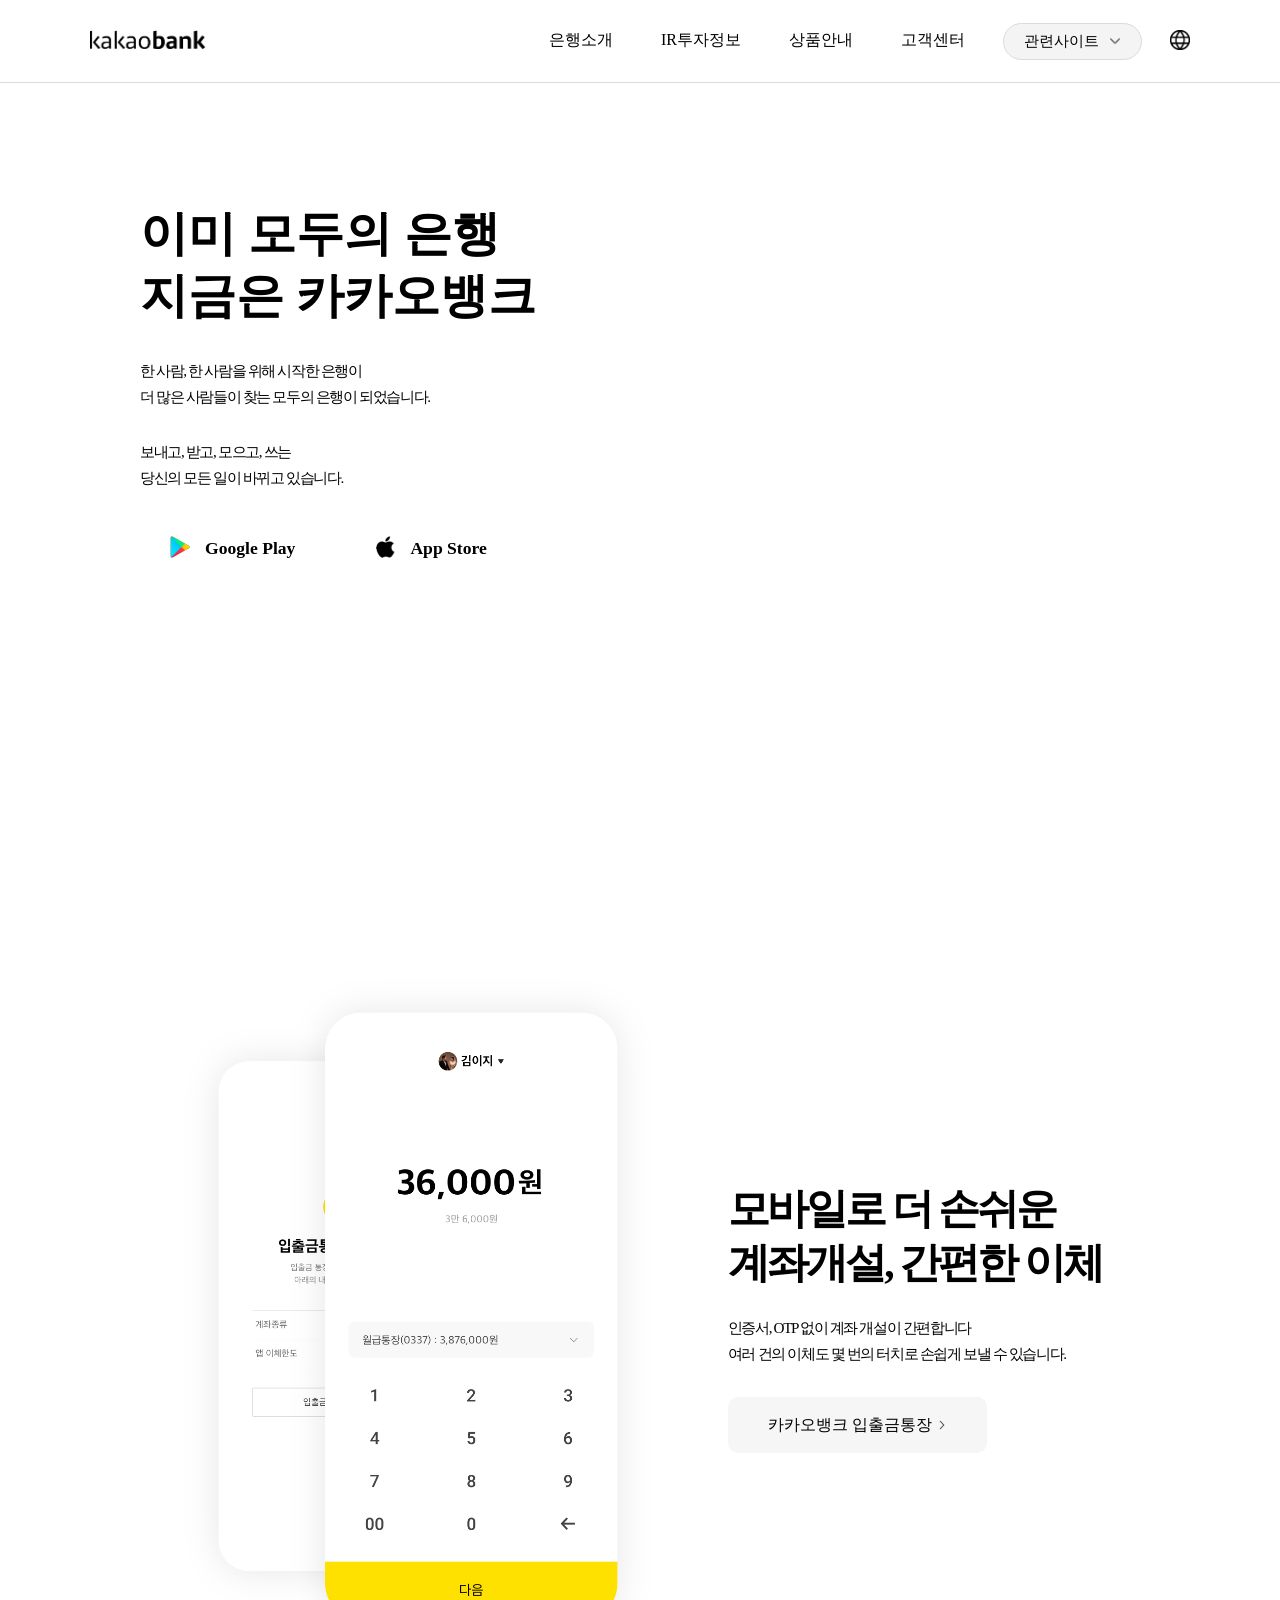
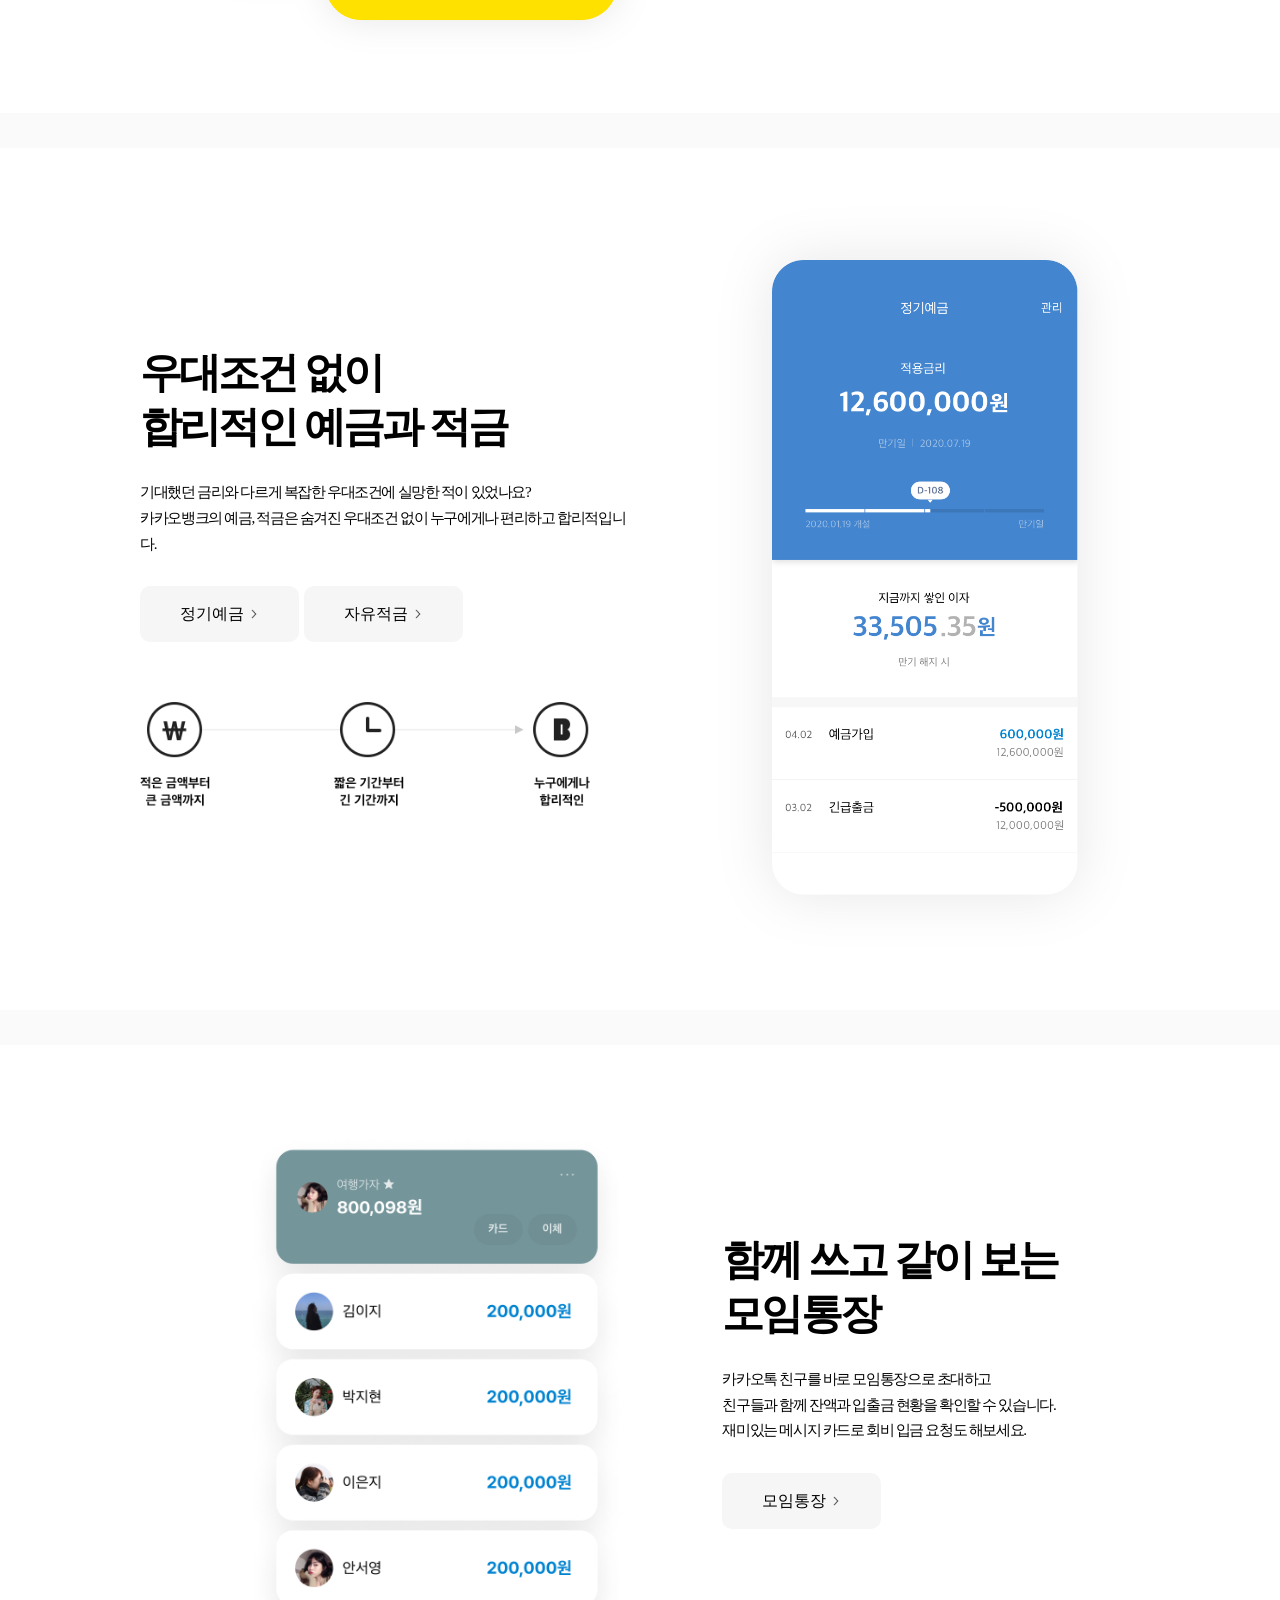
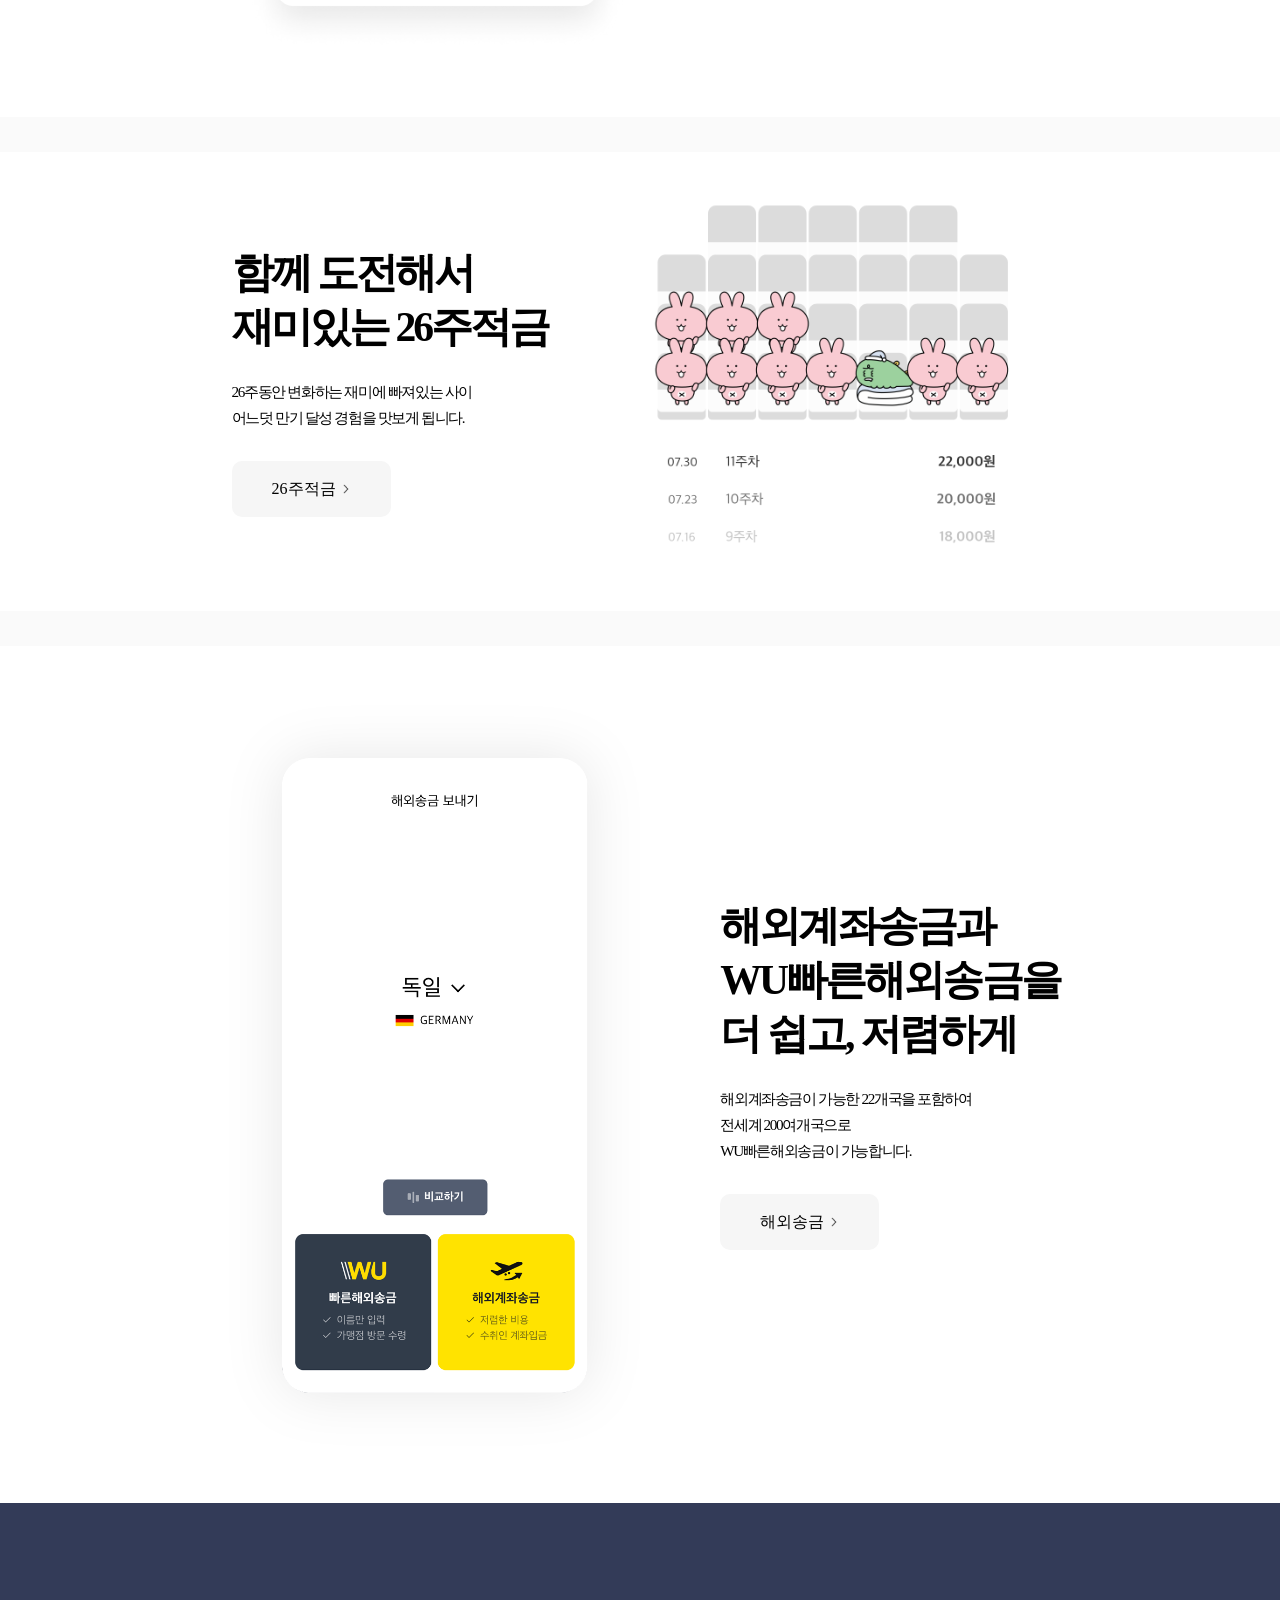
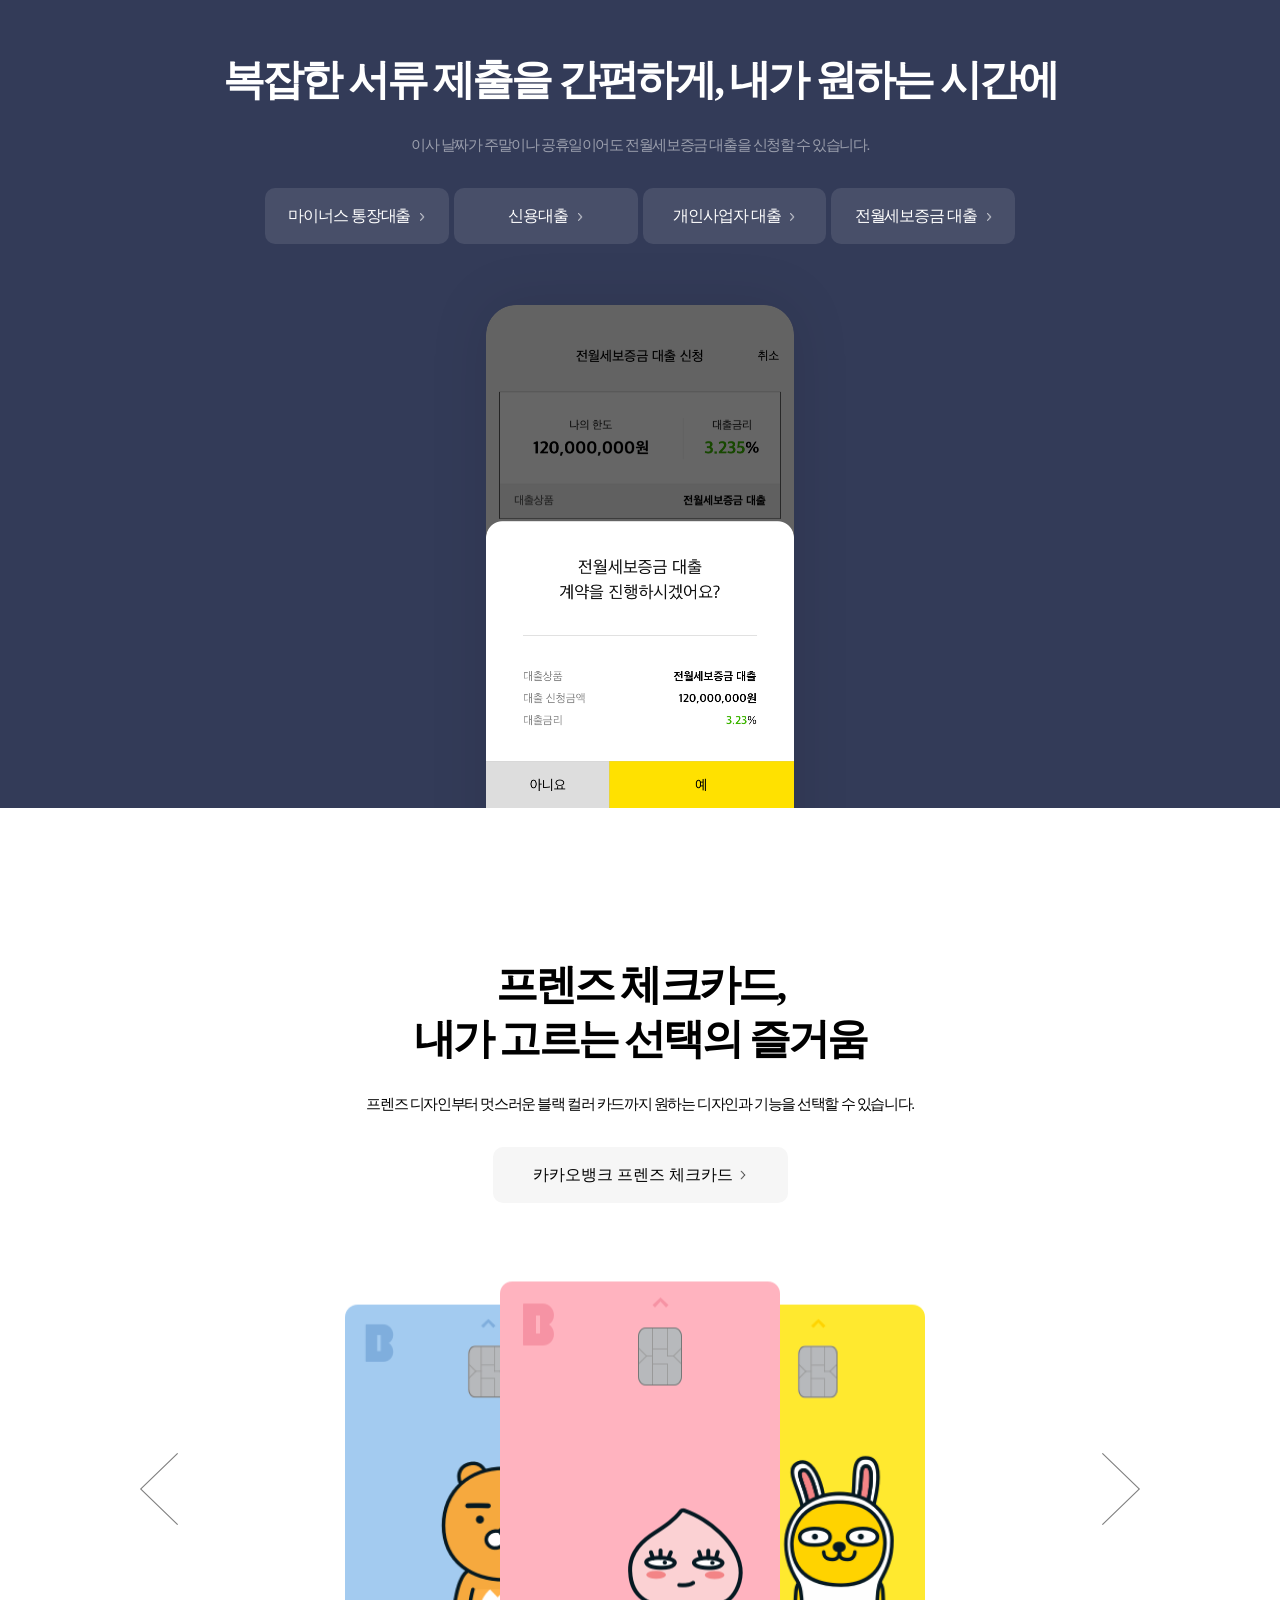
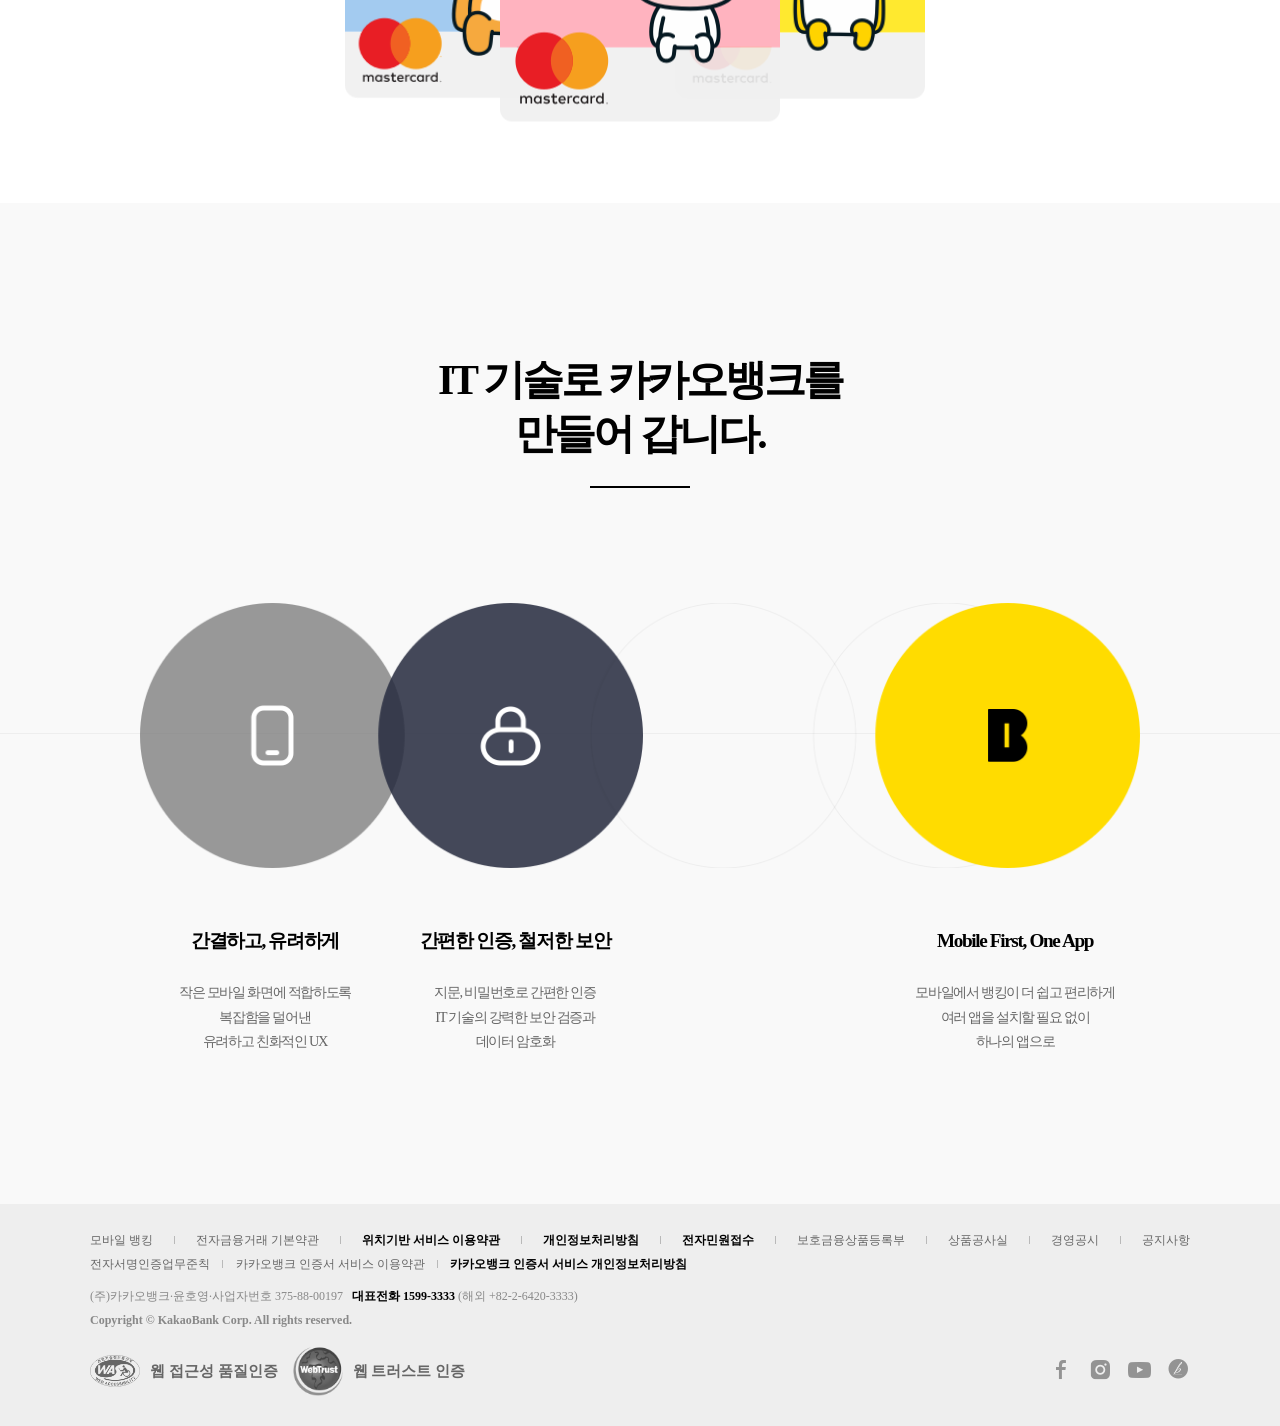
<file: works/kakao_bank/index.html>
<!DOCTYPE html>
<html lang="en">
<head>
    <meta charset="UTF-8">
    <meta name="viewport" content="width=device-width, initial-scale=1.0">
    <title>카카오뱅크</title>
    <link rel="stylesheet" href="css/reset.css">
    <link rel="stylesheet" href="css/common.css">
    <link rel="stylesheet" href="css/style.css">
    <script src="https://code.jquery.com/jquery-3.4.1.js"></script>
</head>
<body>
    <header>
        <div class="header_wrap">
            <a href="" class="logo">
                <img src="image/logo_black.png" alt="카카오뱅크">
            </a>
            <div class="toggle_btn">
                <img src="image/mobile/toggle_btn_show.png" alt="">
                <img src="image/mobile/toggle_btn_hide.png" alt="">
            </div>
            <nav class="gnb">
                <ul>
                    <li>
                        <a href="">은행소개</a>
                        <ul>
                            <li>
                                <a href="">카카오뱅크</a>
                                <ul>
                                    <li>
                                        <a href="">브랜드</a>
                                    </li>
                                    <li>
                                        <a href="">주주사 소개</a>
                                    </li>
                                    <li>
                                        <a href="">오시는 길</a>
                                    </li>
                                    <li>
                                        <a href="">제휴문의</a>
                                    </li>
                                    <li>
                                        <a href="">금융기술연구소</a>
                                    </li>
                                    <li>
                                        <a href="">카카오뱅크 인증서</a>
                                    </li>
                                </ul>
                            </li>
                            <li>
                                <a href="">윤리경영</a>
                                <ul>
                                    <li>
                                        <a href="">윤리강령</a>
                                    </li>
                                    <li>
                                        <a href="">임직원행동기준</a>
                                    </li>
                                </ul>
                            </li>
                            <li>
                                <a href="">새소식</a>
                                <ul>
                                    <li>
                                        <a href="">공지사항</a>
                                    </li>
                                    <li>
                                        <a href="">입찰공고</a>
                                    </li>
                                </ul>
                            </li>
                            <li>
                                <a href="">
                                    <span>인재영입</span>
                                    <div>
                                        <img src="image/svg_line_outlink.png" alt="">
                                    </div>
                                </a>
                            </li>
                        </ul>
                    </li>
                    <li>
                        <a href="">IR투자정보</a>
                    </li>
                    <li>
                        <a href="">상품안내</a>
                    </li>
                    <li>
                        <a href="">고객센터</a>
                    </li>
                    <li class="related_site">
                        <button>
                            <span>관련사이트</span>
                            <div>
                                <img src="image/svg_line_arrow_down.png" alt="">
                            </div>
                        </button>
                    </li>
                    <li class="en_btn">
                        <a href="">
                            <img src="image/icon_eng.png" alt="">
                        </a>
                    </li>
                </ul>
            </nav>
            <nav class="m_gnb">
                <ul>
                    <li>
                        <a href="">카카오뱅크 소개</a>
                    </li>
                    <li>
                        <div>
                            <span>IR투자정보</span>
                            <div>
                                <img src="image/mobile/slide_down_btn.png" alt="">
                            </div>
                        </div>
                    </li>
                    <li>
                        <div>
                            <span>상품안내</span>
                            <div>
                                <img src="image/mobile/slide_down_btn.png" alt="">
                            </div>
                        </div>
                    </li>
                    <li>
                        <a href="">공지사항</a>
                    </li>
                    <li>
                        <a href="">이벤트</a>
                    </li>
                    <li>
                        <a href="">자주묻는 질문</a>
                    </li>
                </ul>
                <ul>
                    <li>
                        <span>관련사이트</span>
                    </li>
                </ul>
            </nav>
        </div>
    </header>
    <div class="wrap">
        <section class="sec main_visual">
            <div class="wrap">
                <div class="box">
                    <div class="txt_box">
                        <h2>
                            이미 모두의 은행<br>
                            지금은 카카오뱅크
                        </h2>
                        <p>
                            한 사람, 한 사람을 위해 시작한 은행이<br>
                            더 많은 사람들이 찾는 모두의 은행이 되었습니다.<br>
                        </p>
                        <p>
                            보내고, 받고, 모으고, 쓰는<br>
                            당신의 모든 일이 바뀌고 있습니다.
                        </p>
                    </div>
                    <div class="btn">
                        <ul>
                            <li>
                                <a href="">
                                    <div>
                                        <img src="image/google_play_ico.png" alt="">
                                    </div>
                                    <span>Google Play</span>
                                </a>
                            </li>
                            <li>
                                <a href="">
                                    <div>
                                        <img src="image/app_store_ico.png" alt="">
                                    </div>
                                    <span>App Store</span>
                                </a>
                            </li>
                        </ul>
                    </div>
                </div>
            </div>
        </section>
        <section class="sec account_opening">
            <div class="wrap">
                <div class="img_box">
                    <img src="image/main-withdrawal.png" alt="">
                </div>
                <div class="txt_btn_box">
                    <div class="txt_box">
                        <h3>
                            모바일로 더 손쉬운<br>
                            계좌개설, 간편한 이체
                        </h3>
                        <p>
                            인증서, OTP 없이 계좌 개설이 간편합니다<br>
                            여러 건의 이체도 몇 번의 터치로 손쉽게 보낼 수 있습니다.
                        </p>
                    </div>
                    <div class="btn_box">
                        <a href="">
                            <span>카카오뱅크 입출금통장</span>
                            <div>
                                <img src="image/line_arrow_right.png" alt="">
                            </div> 
                        </a>
                    </div>
                </div>
            </div>
        </section>
        <section class="sec deposits">
            <div class="wrap">
                <div class="img_box">
                    <img src="image/main-savings.png" alt="">
                    <img src="image/mobile/m-home-deposit.png" alt="">
                </div>
                <div class="container">
                    <div class="txt_btn_box">
                        <div class="txt_box">
                            <h3>우대조건 없이<br>
                                합리적인 예금과 적금
                            </h3>
                            <p>
                                기대했던 금리와 다르게 복잡한 우대조건에 실망한 적이 있었나요?<br>
                                카카오뱅크의 예금, 적금은 숨겨진 우대조건 없이 누구에게나 편리하고 합리적입니다.
                            </p>
                        </div>
                        <div class="btn_box">
                            <a href="">
                                <span>정기예금</span>
                                <div>
                                    <img src="image/line_arrow_right.png" alt="">
                                </div> 
                            </a>
                            <a href="">
                                <span>자유적금</span>
                                <div>
                                    <img src="image/line_arrow_right.png" alt="">
                                </div> 
                            </a>
                        </div>
                    </div>
                    <div class="img_box">
                        <img src="image/main-savings-money.png" alt="">
                    </div>
                </div>
            </div>
        </section>
        <section class="sec moim_account">
            <div class="wrap">
                <div class="img_box">
                    <img src="image/main-moim.png" alt="">
                </div>
                <div class="txt_btn_box">
                    <div class="txt_box">
                        <h3>
                            함께 쓰고 같이 보는<br>
                            모임통장
                        </h3>
                        <p>
                            카카오톡 친구를 바로 모임통장으로 초대하고<br>
                            친구들과 함께 잔액과 입출금 현황을 확인할 수 있습니다.<br>
                            재미있는 메시지 카드로 회비 입금 요청도 해보세요.
                        </p>
                    </div>
                    <div class="btn_box">
                        <a href="">
                            <span>모임통장</span>
                            <div>
                                <img src="image/line_arrow_right.png" alt="">
                            </div>
                        </a>
                    </div>
                </div>
            </div>
        </section>
        <section class="sec twenty_six_weeks">
            <div class="wrap">
                <div class="img_box">
                    <img src="image/main-26weeks.png" alt="">
                </div>
                <div class="txt_btn_box">
                    <div class="txt_box">
                        <h3>
                            함께 도전해서<br>
                            재미있는 26주적금
                        </h3>
                        <p>
                            26주동안 변화하는 재미에 빠져있는 사이<br>
                            어느덧 만기 달성 경험을 맛보게 됩니다.
                        </p>
                    </div>
                    <div class="btn_box">
                        <a href="">
                            <span>26주적금</span>
                            <div>
                                <img src="image/line_arrow_right.png" alt="">
                            </div>
                        </a>
                    </div>
                </div>
            </div>
        </section>
        <section class="sec remittance">
            <div class="wrap">
                <div class="img_box">
                    <img src="image/main-foreignRemittance-new.png" alt="">
                </div>
                <div class="txt_btn_box">
                    <div class="txt_box">
                        <h3>
                            해외계좌송금과<br>
                            WU빠른해외송금을<br>
                            더 쉽고, 저렴하게
                        </h3>
                        <p>
                            해외계좌송금이 가능한 22개국을 포함하여<br>
                            전세계 200여개국으로<br>
                            WU빠른해외송금이 가능합니다.
                        </p>
                    </div>
                    <div class="btn_box">
                        <a href="">
                            <span>해외송금</span>
                            <div>
                                <img src="image/line_arrow_right.png" alt="">
                            </div>
                        </a>
                    </div>
                </div>
            </div>
        </section>
        <section class="sec loan">
            <div class="wrap">
                <div class="txt_btn_box">
                    <div class="txt_box">
                        <h3>복잡한 서류 제출을 간편하게, 내가 원하는 시간에</h3>
                        <p>이사 날짜가 주말이나 공휴일이어도 전월세보증금 대출을 신청할 수 있습니다.</p>
                    </div>
                    <div class="btn_box">
                        <a href="">
                            <span>마이너스 통장대출</span>
                            <div>
                                <img src="image/home_arr2.png" alt="">
                            </div>
                        </a>
                        <a href="">
                            <span>신용대출</span>
                            <div>
                                <img src="image/home_arr2.png" alt="">
                            </div>
                        </a>
                        <a href="">
                            <span>개인사업자 대출</span>
                            <div>
                                <img src="image/home_arr2.png" alt="">
                            </div>
                        </a>
                        <a href="">
                            <span>전월세보증금 대출</span>
                            <div>
                                <img src="image/home_arr2.png" alt="">
                            </div>
                        </a>
                    </div>
                </div>
                <div class="img_box">
                    <img src="image/main-loan.png" alt="">
                </div>
            </div>
        </section>
        <section class="sec friends_card">
            <div class="wrap">
                <div class="txt_btn_box">
                    <div class="txt_box">
                        <h3>
                            프렌즈 체크카드,<br>
                            내가 고르는 선택의 즐거움
                        </h3>
                        <p>프렌즈 디자인부터 멋스러운 블랙 컬러 카드까지 원하는 디자인과 기능을 선택할 수 있습니다.</p>
                    </div>
                    <div class="btn_box">
                        <a href="">
                            <span>카카오뱅크 프렌즈 체크카드</span>
                            <div>
                                <img src="image/line_arrow_right.png" alt="">
                            </div>
                        </a>
                    </div>
                </div>
                <div class="container">
                    <div class="slide_arrow">
                        <div class="left_arrow">
                            <img src="image/img-left.png" alt="">
                        </div>
                        <div class="right_arrow">
                            <img src="image/img-right.png" alt="">
                        </div>
                    </div>
                    <div class="card_img_wrap">
                        <div class="img_box">
                            <img src="image/card-1.png" alt="">
                        </div>
                        <div class="img_box">
                            <img src="image/card-2.png" alt="">
                        </div>
                        <div class="img_box">
                            <img src="image/card-3.png" alt="">
                        </div>
                    </div>
                </div>
            </div>
        </section>
        <section class="sec it_technology">
            <div class="wrap">
                <div class="txt_box">
                    <h3>
                        IT 기술로 카카오뱅크를<br>
                        만들어 갑니다.
                    </h3>
                    <span class="txt_underline"></span>
                </div>
                <div class="container">
                    <div class="img_box">
                        <img src="image/home_it.png" alt="">
                    </div>
                    <div class="txt_box">
                        <ul>
                            <li>
                                <div class="img_box">
                                    <img src="image/mobile/img-mweb-ico-1@2x.png" alt="">
                                </div>
                                <div>
                                    <h5>간결하고, 유려하게</h5>
                                    <span>
                                        작은 모바일 화면에 적합하도록<br>
                                        복잡함을 덜어낸<br>
                                        유려하고 친화적인 UX
                                    </span>
                                </div>
                            </li>
                            <li>
                                <div class="img_box">
                                    <img src="image/mobile/img-mweb-ico-2@2x.png" alt="">
                                </div>
                                <div>
                                    <h5>간편한 인증, 철저한 보안</h5>
                                    <span>
                                        지문, 비밀번호로 간편한 인증<br>
                                        IT 기술의 강력한 보안 검증과<br>
                                        데이터 암호화
                                    </span>
                                </div>
                            </li>
                            <li></li>
                            <li>
                                <div class="img_box">
                                    <img src="image/mobile/img-mweb-ico-3@2x.png" alt="">
                                </div>
                                <div>
                                    <h5>Mobile First, One App</h5>
                                    <span>
                                        모바일에서 뱅킹이 더 쉽고 편리하게<br>
                                        여러 앱을 설치할 필요 없이<br>
                                        하나의 앱으로
                                    </span>
                                </div>
                            </li>
                        </ul>
                    </div>
                </div>
                <span class="bg_line"></span>
            </div>
        </section>
    </div>
    <footer>
        <div class="footer_wrap">
            <div class="menu_list">
                <ul>
                    <li>
                        <a href="">모바일 뱅킹</a>
                    </li>
                    <li><span>|</span></li>
                    <li>
                        <a href="">전자금융거래 기본약관</a>
                    </li>
                    <li><span>|</span></li>
                    <li class="strong">
                        <a href="">위치기반 서비스 이용약관</a>
                    </li>
                    <li><span>|</span></li>
                    <li class="strong">
                        <a href="">개인정보처리방침</a>
                    </li>
                    <li><span>|</span></li>
                    <li class="strong">
                        <a href="">전자민원접수</a>
                    </li>
                    <li><span>|</span></li>
                    <li>
                        <a href="">보호금융상품등록부</a>
                    </li>
                    <li><span>|</span></li>
                    <li>
                        <a href="">상품공사실</a>
                    </li>
                    <li><span>|</span></li>
                    <li>
                        <a href="">경영공시</a>
                    </li>
                    <li><span>|</span></li>
                    <li>
                        <a href="">공지사항</a>
                    </li>
                </ul>
                <ul>
                    <li>
                        <a href="">전자서명인증업무준칙</a>
                    </li>
                    <li><span>|</span></li>
                    <li>
                        <a href="">카카오뱅크 인증서 서비스 이용약관</a>
                    </li>
                    <li><span>|</span></li>
                    <li class="strong">
                        <a href="">카카오뱅크 인증서 서비스 개인정보처리방침</a>
                    </li>
                </ul>
            </div>
            <div class="info">
                <p>
                    (주)카카오뱅크∙윤호영∙사업자번호 375-88-00197 &nbsp;<br>
                    <span>대표전화 1599-3333</span>&nbsp;(해외 +82-2-6420-3333)
                </p>
                <p>Copyright © KakaoBank Corp. All rights reserved.</p>
            </div>
            <div class="mark_sns">
                <ul class="mark_box">
                    <li>
                        <a href="">
                            <img src="image/webaccessibility.png" alt="">
                            <span>웹 접근성 품질인증</span>
                        </a>
                    </li>
                    <li>
                        <a href="">
                            <img src="image/web_trust_seal.png" alt="">
                            <span>웹 트러스트 인증</span>
                        </a>
                    </li>
                </ul>
                <ul class="sns_box">
                    <li>
                        <a href="">
                            <img src="image/ico_fb.png" alt="">
                        </a>
                    </li>
                    <li>
                        <a href="">
                            <img src="image/ico_insta.png" alt="">
                        </a>
                    </li>
                    <li>
                        <a href="">
                            <img src="image/ico_youtube.png" alt="">
                        </a>
                    </li>
                    <li>
                        <a href="">
                            <img src="image/ico_brunch.png" alt="">
                        </a>
                    </li>
                </ul>
            </div>
        </div>
    </footer>

    
</body>
<script>
    $('.toggle_btn').click(function(){
        $('header').toggleClass('fill')
        $('img').toggleClass('show')
        $('.m_gnb').toggleClass('slide');
    })
</script>
</html>
</file>
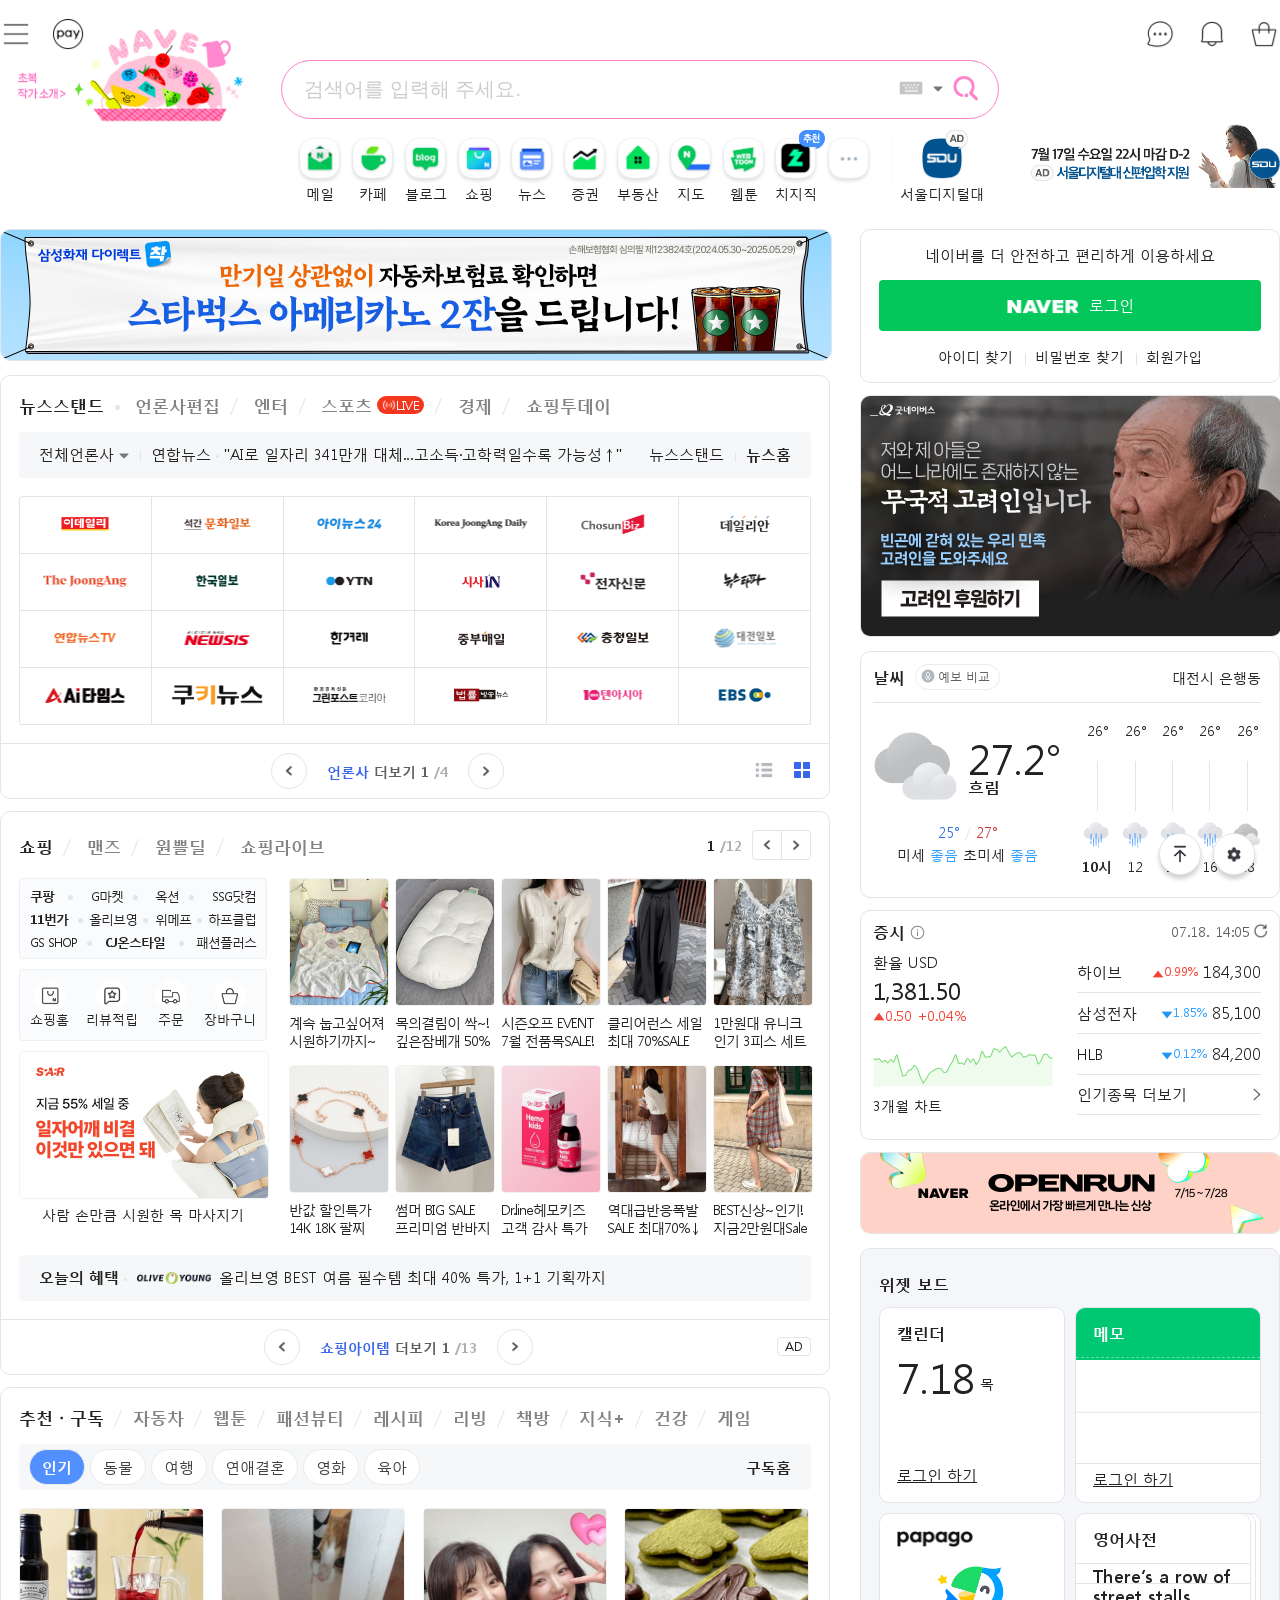
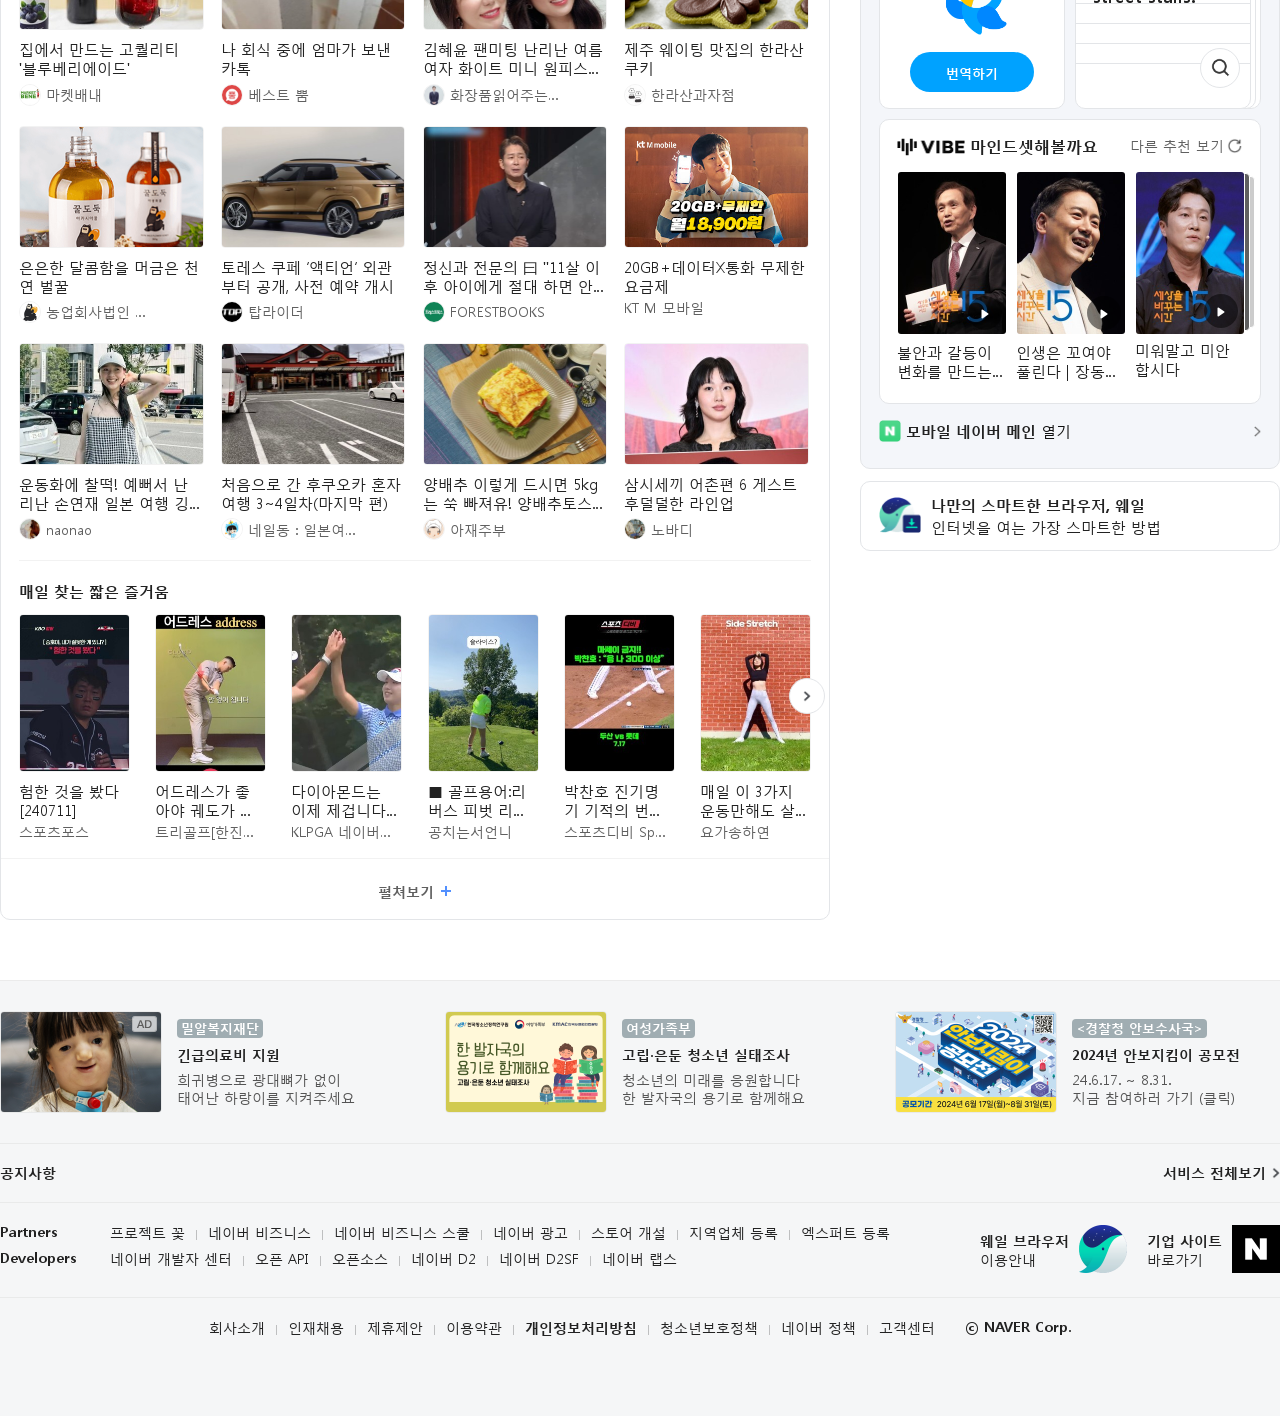
<file: works/naver_site/index.html>
<!DOCTYPE html>
<html lang="en">

<head>
    <meta charset="UTF-8">
    <meta name="viewport" content="width=device-width, initial-scale=1.0">
    <title>NAVER</title>
    <link rel="stylesheet" href="css/reset.css">
    <link rel="stylesheet" href="css/common.css">
    <link rel="stylesheet" href="css/style.css">
    <link rel="stylesheet" href="css/font.css">
    <script src="https://code.jquery.com/jquery-3.4.1.js"></script>
</head>

<body>
    <!-- ! header -->
    <header>
        <div class="header_container">
            <nav>
                <ul>
                    <li>
                        <a href="#">
                            <img src="imgs/naver_shortcuts_ico.png" alt="바로가기">
                        </a>
                        <div class="blind">
                            <span>바로가기</span>
                        </div>
                    </li>
                    <li>
                        <a href="#">
                            <img src="imgs/naver_naverpay_ico.png" alt="네이버페이">
                        </a>
                        <div class="blind">
                            <span>네이버페이</span>
                        </div>
                    </li>
                </ul>
                <ul>
                    <li>
                        <a href="#">
                            <img src="imgs/naver_navertalk_ico.png" alt="네이버톡">
                        </a>
                        <div class="blind">
                            <span>네이버톡</span>
                        </div>
                    </li>
                    <li>
                        <a href="#">
                            <img src="imgs/naver_alarm_ico.png" alt="알림·혜택">
                        </a>
                        <div class="blind">
                            <span>알림 <strong>·</strong>혜택</span>
                        </div>
                    </li>
                    <li>
                        <a href="#">
                            <img src="imgs/naver_cart_ico.png" alt="장바구니">
                        </a>
                        <div class="blind">
                            <span>장바구니</span>
                        </div>
                    </li>
                </ul>
            </nav>
            <div class="event_and_search">
                <div class="special_img">
                    <img src="imgs/naver_logo_img.gif" alt="초복 작가소개">
                </div>
                <div class="search_area">
                    <div class="input_box">
                        <input type="text" placeholder="검색어를 입력해 주세요." onfocus="this.placeholder=''" onblur="this.placeholder='검색어를 입력해 주세요.'">
                    </div>
                    <div class="search_tools">
                        <div class="input_tool">
                            <div class="img_box">
                                <img src="imgs/naver_input_tool_ico01.png" alt="입력도구">
                            </div>
                            <div class="blind">
                                <span>입력도구</span>
                            </div>
                        </div>
                        <div class="img_box autocomplete_arr">
                            <img src="imgs/naver_arrow_ico.png" alt="자동완성/최근검색어펼치기">
                        </div>
                        <div class="img_box search_ico">
                            <img src="imgs/naver_search_ico.png" alt="검색">
                        </div>
                    </div>
                </div>
                <div class="blank_box"></div>
            </div>
            <div class="menu_tab_list">
                <div class="blank_box"></div>
                <ul>
                    <li>
                        <a href="#">
                            <img src="imgs/naver_tab01_mail01.png" alt="메일">
                        </a>
                        <h5>메일</h5>
                    </li>
                    <li>
                        <a href="#">
                            <img src="imgs/naver_tab02_cafe.png" alt="카페">
                        </a>
                        <h5>카페</h5>
                    </li>
                    <li>
                        <a href="#">
                            <img src="imgs/naver_tab03_blog.png" alt="블로그">
                        </a>
                        <h5>블로그</h5>
                    </li>
                    <li>
                        <a href="#">
                            <img src="imgs/naver_tab04_shopping.png" alt="쇼핑">
                        </a>
                        <h5>쇼핑</h5>
                    </li>
                    <li>
                        <a href="#">
                            <img src="imgs/naver_tab05_news.png" alt="뉴스">
                        </a>
                        <h5>뉴스</h5>
                    </li>
                    <li>
                        <a href="#">
                            <img src="imgs/naver_tab06_stock.png" alt="증권">
                        </a>
                        <h5>증권</h5>
                    </li>
                    <li>
                        <a href="#">
                            <img src="imgs/naver_tab07_real_estate.png" alt="부동산">
                        </a>
                        <h5>부동산</h5>
                    </li>
                    <li>
                        <a href="#">
                            <img src="imgs/naver_tab08_map.png" alt="지도">
                        </a>
                        <h5>지도</h5>
                    </li>
                    <li>
                        <a href="#">
                            <img src="imgs/naver_tab09_webtoon.png" alt="웹툰">
                        </a>
                        <h5>웹툰</h5>
                    </li>
                    <li>
                        <div>
                            <div class="img_box">
                                <img src="imgs/naver_tab10_chzzk_recommend.png" alt="추천">
                            </div>
                            <a href="#">
                                <img src="imgs/naver_tab10_chzzk.png" alt="치지직">
                            </a>
                        </div>
                        <h5>치지직</h5>
                    </li>
                    <li class="tab_etc">
                        <a href="#">
                            <img src="imgs/naver_tab11_etc.png" alt="기타">
                        </a>
                    </li>
                    <li>
                        <div>
                            <div class="img_box">
                                <img src="imgs/naver_tab12_ad.png" alt="광고">
                            </div>
                            <a href="#">
                                <img src="imgs/naver_tab12_sdu.png" alt="서울디지털대">
                            </a>
                        </div>
                        <h5>서울디지털대</h5>
                    </li>
                </ul>
                <div class="img_box">
                    <img src="imgs/naver_header_ad_img.png" alt="서울디지털대 신편입학 지원">
                </div>
            </div>
        </div>
    </header>

    <!-- ! search bar -->
    <div class="search_bar">
        <div class="search_area">
            <div>
                <a href="#">
                    <img src="imgs/naver_search_bar_mark.png" alt="네이버">
                </a>
                <div class="input_box">
                    <input type="text" placeholder="검색어를 입력해 주세요.">
                </div>
                <div class="search_tools">
                    <div class="input_tool">
                        <div class="img_box">
                            <img src="imgs/naver_input_tool_ico01.png" alt="입력도구">
                        </div>
                        <div class="blind">
                            <span>입력도구</span>
                        </div>
                    </div>
                    <div class="img_box autocomplete_arr">
                        <img src="imgs/naver_arrow_ico.png" alt="자동완성/최근검색어펼치기">
                    </div>
                    <div class="img_box search_ico">
                        <img src="imgs/naver_search_bar_ico.png" alt="검색">
                    </div>
                </div>
            </div>
        </div>
    </div>

    <!-- ! contents -->
    <div class="wrap">
        <div class="left_wrap">
            <div class="banner samsung_banner">
                <img src="imgs/naver_banner01_samsung.jpg"
                    alt="[광고]삼성화재 다이렉트 착, 만기일 상관없이 자동차보험료 확인하면 스타벅스 아메리카노 2잔을 드립니다!">
            </div>
            <section class="sec news_sec">
                <ul class="tab_list news_tab_list">
                    <li>
                        <span>뉴스스탠드</span>
                        <div class="blind">
                            <span>예전 PC와 동일한 방식으로 보기</span>
                        </div>
                    </li>
                    <li>
                        <span>언론사편집</span>
                        <div class="blind">
                            <span>모바일과 동일한 방식으로 보기</span>
                        </div>
                    </li>
                    <li>
                        <span>엔터</span>
                    </li>
                    <li class="sports">
                        <span>스포츠</span>
                        <div class="live_ico">
                            <div class="img_box">
                                <img src="imgs/naver_news_live_ico.png" alt="라이브">
                            </div>
                            <span>LIVE</span>
                        </div>
                    </li>
                    <li>
                        <span>경제</span>
                    </li>
                    <li>
                        <span>쇼핑투데이</span>
                    </li>
                </ul>
                <div class="news_stand">
                    <div class="news_slide">
                        <div class="box box01">
                            <h5>전체언론사</h5>
                            <div class="arrow_box">
                                <div class="img_box">
                                    <img src="imgs/naver_arrow_ico.png" alt="구독언론사 보기">
                                </div>
                                <div class="blind">
                                    <span>구독언론사 보기</span>
                                </div>
                            </div>
                        </div>
                        <div class="box box02">
                            <h5>연합뉴스</h5>
                            <a href="#">"AI로 일자리 341만개 대체…고소득·고학력일수록 가능성↑"</a>
                        </div>
                        <div class="box box03">
                            <a href="#">뉴스스탠드</a>
                            <a href="#">
                                <strong>뉴스홈</strong>
                            </a>
                        </div>
                    </div>
                    <ul class="media_list">
                        <li>
                            <div class="img_box">
                                <img src="imgs/naver_news_stand_img01.png" alt="이데일리">
                            </div>
                            <div class="txt_box">
                                <a href="#">구독</a>
                                <a href="#">기사보기</a>
                            </div>
                        </li>
                        <li>
                            <div class="img_box">
                                <img src="imgs/naver_news_stand_img02.png" alt="석간 문화일보">
                            </div>
                            <div class="txt_box">
                                <a href="#">구독</a>
                                <a href="#">기사보기</a>
                            </div>
                        </li>
                        <li>
                            <div class="img_box">
                                <img src="imgs/naver_news_stand_img03.png" alt="아이뉴스24">
                            </div>
                            <div class="txt_box">
                                <a href="#">구독</a>
                                <a href="#">기사보기</a>
                            </div>
                        </li>
                        <li>
                            <div class="img_box">
                                <img src="imgs/naver_news_stand_img04.png" alt="코리아 중앙 데일리">
                            </div>
                            <div class="txt_box">
                                <a href="#">구독</a>
                                <a href="#">기사보기</a>
                            </div>
                        </li>
                        <li>
                            <div class="img_box">
                                <img src="imgs/naver_news_stand_img05.png" alt="조선비즈">
                            </div>
                            <div class="txt_box">
                                <a href="#">구독</a>
                                <a href="#">기사보기</a>
                            </div>
                        </li>
                        <li>
                            <div class="img_box">
                                <img src="imgs/naver_news_stand_img06.png" alt="데일리안">
                            </div>
                            <div class="txt_box">
                                <a href="#">구독</a>
                                <a href="#">기사보기</a>
                            </div>
                        </li>
                        <li>
                            <div class="img_box">
                                <img src="imgs/naver_news_stand_img07.png" alt="더 중앙">
                            </div>
                            <div class="txt_box">
                                <a href="#">구독</a>
                                <a href="#">기사보기</a>
                            </div>
                        </li>
                        <li>
                            <div class="img_box">
                                <img src="imgs/naver_news_stand_img08.png" alt="한국일보">
                            </div>
                            <div class="txt_box">
                                <a href="#">구독</a>
                                <a href="#">기사보기</a>
                            </div>
                        </li>
                        <li>
                            <div class="img_box">
                                <img src="imgs/naver_news_stand_img09.png" alt="YTN">
                            </div>
                            <div class="txt_box">
                                <a href="#">구독</a>
                                <a href="#">기사보기</a>
                            </div>
                        </li>
                        <li>
                            <div class="img_box">
                                <img src="imgs/naver_news_stand_img10.png" alt="시사 IN">
                            </div>
                            <div class="txt_box">
                                <a href="#">구독</a>
                                <a href="#">기사보기</a>
                            </div>
                        </li>
                        <li>
                            <div class="img_box">
                                <img src="imgs/naver_news_stand_img11.png" alt="전자신문">
                            </div>
                            <div class="txt_box">
                                <a href="#">구독</a>
                                <a href="#">기사보기</a>
                            </div>
                        </li>
                        <li>
                            <div class="img_box">
                                <img src="imgs/naver_news_stand_img12.png" alt="뉴스타파">
                            </div>
                            <div class="txt_box">
                                <a href="#">구독</a>
                                <a href="#">기사보기</a>
                            </div>
                        </li>
                        <li>
                            <div class="img_box">
                                <img src="imgs/naver_news_stand_img13.png" alt="연합뉴스TV">
                            </div>
                            <div class="txt_box">
                                <a href="#">구독</a>
                                <a href="#">기사보기</a>
                            </div>
                        </li>
                        <li>
                            <div class="img_box">
                                <img src="imgs/naver_news_stand_img14.png" alt="NESSIS">
                            </div>
                            <div class="txt_box">
                                <a href="#">구독</a>
                                <a href="#">기사보기</a>
                            </div>
                        </li>
                        <li>
                            <div class="img_box">
                                <img src="imgs/naver_news_stand_img15.png" alt="한겨례">
                            </div>
                            <div class="txt_box">
                                <a href="#">구독</a>
                                <a href="#">기사보기</a>
                            </div>
                        </li>
                        <li>
                            <div class="img_box">
                                <img src="imgs/naver_news_stand_img16.png" alt="중부메일">
                            </div>
                            <div class="txt_box">
                                <a href="#">구독</a>
                                <a href="#">기사보기</a>
                            </div>
                        </li>
                        <li>
                            <div class="img_box">
                                <img src="imgs/naver_news_stand_img17.png" alt="충청일보">
                            </div>
                            <div class="txt_box">
                                <a href="#">구독</a>
                                <a href="#">기사보기</a>
                            </div>
                        </li>
                        <li>
                            <div class="img_box">
                                <img src="imgs/naver_news_stand_img18.png" alt="대전일보">
                            </div>
                            <div class="txt_box">
                                <a href="#">구독</a>
                                <a href="#">기사보기</a>
                            </div>
                        </li>
                        <li>
                            <div class="img_box">
                                <img src="imgs/naver_news_stand_img19.png" alt="Ai타임즈">
                            </div>
                            <div class="txt_box">
                                <a href="#">구독</a>
                                <a href="#">기사보기</a>
                            </div>
                        </li>
                        <li>
                            <div class="img_box">
                                <img src="imgs/naver_news_stand_img20.png" alt="쿠키뉴스">
                            </div>
                            <div class="txt_box">
                                <a href="#">구독</a>
                                <a href="#">기사보기</a>
                            </div>
                        </li>
                        <li>
                            <div class="img_box">
                                <img src="imgs/naver_news_stand_img21.png" alt="그린포스트 코리아">
                            </div>
                            <div class="txt_box">
                                <a href="#">구독</a>
                                <a href="#">기사보기</a>
                            </div>
                        </li>
                        <li>
                            <div class="img_box">
                                <img src="imgs/naver_news_stand_img22.png" alt="법률방송뉴스">
                            </div>
                            <div class="txt_box">
                                <a href="#">구독</a>
                                <a href="#">기사보기</a>
                            </div>
                        </li>
                        <li>
                            <div class="img_box">
                                <img src="imgs/naver_news_stand_img23.png" alt="텐아시아">
                            </div>
                            <div class="txt_box">
                                <a href="#">구독</a>
                                <a href="#">기사보기</a>
                            </div>
                        </li>
                        <li>
                            <div class="img_box">
                                <img src="imgs/naver_news_stand_img24.png" alt="EBS">
                            </div>
                            <div class="txt_box">
                                <a href="#">구독</a>
                                <a href="#">기사보기</a>
                            </div>
                        </li>
                    </ul>
                    <div class="pagination">
                        <div class="blank_box"></div>
                        <div class="pagination_box">
                            <div class="img_box">
                                <img src="imgs/naver_news_arrow_ico.png" alt="이전">
                            </div>
                            <p>
                                <strong>언론사</strong>
                                더보기 1
                                <span>/4</span>
                            </p>
                            <div class="img_box">
                                <img src="imgs/naver_news_arrow_ico.png" alt="다음">
                            </div>
                        </div>
                        <div class="layout_select">
                            <ul>
                                <li class="list_type">
                                    <div class="img_box">
                                        <img src="imgs/naver_news_layout01_gray.png" alt="리스트형">
                                    </div>
                                </li>
                                <li class="thumbnail_type">
                                    <div class="img_box">
                                        <img src="imgs/naver_news_layout02_blue.png" alt="썸네일형">
                                    </div>
                                </li>
                            </ul>
                        </div>
                    </div>
                </div>
            </section>
            <section class="sec shopping_sec">
                <div class="tab_list_box">
                    <ul class="tab_list shopping_tab_list">
                        <li>
                            <span>쇼핑</span>
                        </li>
                        <li>
                            <span>맨즈</span>
                        </li>
                        <li>
                            <span>원쁠딜</span>
                        </li>
                        <li>
                            <span>쇼핑라이브</span>
                        </li>
                    </ul>
                    <div class="pagination">
                        <span>
                            <strong>1</strong>
                            /12
                        </span>
                        <div class="pagination_box">
                            <div class="img_box">
                                <img src="imgs/naver_news_arrow_ico.png" alt="이전">
                            </div>
                            <div class="img_box">
                                <img src="imgs/naver_news_arrow_ico.png" alt="다음">
                            </div>
                        </div>
                    </div>
                </div>
                <div class="shopping_contents">
                    <div class="contents_container">
                        <div class="box shop_list_box">
                            <div class="shop_list">
                                <div>
                                    <a href="#">
                                        <strong>쿠팡</strong>
                                    </a>
                                    <a href="#">G마켓</a>
                                    <a href="#">옥션</a>
                                    <a href="#">SSG닷컴</a>
                                </div>
                                <div>
                                    <a href="#">
                                        <strong>11번가</strong>
                                    </a>
                                    <a href="#">올리브영</a>
                                    <a href="#">위메프</a>
                                    <a href="#">하프클럽</a>
                                </div>
                                <div>
                                    <a href="#">GS SHOP</a>
                                    <a href="#">
                                        <strong>CJ온스타일</strong>
                                    </a>
                                    <a href="#">패션플러스</a>
                                </div>
                            </div>
                            <ul class="shopping_quick_link">
                                <li>
                                    <div class="img_box">
                                        <img src="imgs/naver_shopping_home_ico.png" alt="쇼핑홈">
                                    </div>
                                    <span>쇼핑홈</span>
                                </li>
                                <li>
                                    <div class="img_box">
                                        <img src="imgs/naver_shopping_review_ico.png" alt="리뷰적립">
                                    </div>
                                    <span>리뷰적립</span>
                                </li>
                                <li>
                                    <div class="img_box">
                                        <img src="imgs/naver_shopping_delivery_ico.png" alt="주문">
                                    </div>
                                    <span>주문</span>
                                </li>
                                <li>
                                    <div class="img_box">
                                        <img src="imgs/naver_shopping_cart_ico.png" alt="장바구니">
                                    </div>
                                    <span>장바구니</span>
                                </li>
                            </ul>
                            <div class="shopping_banner">
                                <div class="img_box">
                                    <img src="imgs/naver_shopping_banner_img.jpg" alt="[지금 55% 세일 중] 일자어깨 비결 이것만 있으면 돼">
                                </div>
                                <p>사람 손만큼 시원한 목 마사지기</p>
                            </div>
                        </div>
                        <div class="box shopping_item_box">
                            <ul>
                                <li>
                                    <div class="img_box">
                                        <img src="imgs/naver_shopping_item01.jpg" alt="계속 눕고싶어져 시원하기까지~">
                                    </div>
                                    <p>계속 눕고싶어져<br>
                                        시원하기까지~</p>
                                </li>
                                <li>
                                    <div class="img_box">
                                        <img src="imgs/naver_shopping_item02.jpg" alt="목의결림이 싹~! 깊은잠베개 50%">
                                    </div>
                                    <p>목의결림이 싹~!<br>
                                        깊은잠베개 50%</p>
                                </li>
                                <li>
                                    <div class="img_box">
                                        <img src="imgs/naver_shopping_item03.jpg" alt="시즌오프 EVENT 7월 전품목SALE!">
                                    </div>
                                    <p>시즌오프 EVENT<br>
                                        7월 전품목SALE!</p>
                                </li>
                                <li>
                                    <div class="img_box">
                                        <img src="imgs/naver_shopping_item04.jpg" alt="클리어런스 세일 최대 70%SALE">
                                    </div>
                                    <p>클리어런스 세일 <br>
                                        최대 70%SALE</p>
                                </li>
                                <li>
                                    <div class="img_box">
                                        <img src="imgs/naver_shopping_item05.jpg" alt="1만원대 유니크 인기 3피스 세트">
                                    </div>
                                    <p>1만원대 유니크 <br>
                                        인기 3피스 세트</p>
                                </li>
                                <li>
                                    <div class="img_box">
                                        <img src="imgs/naver_shopping_item06.jpg" alt="반값 할인특가 14K 18K 팔찌">
                                    </div>
                                    <p>반값 할인특가 <br>
                                        14K 18K 팔찌</p>
                                </li>
                                <li>
                                    <div class="img_box">
                                        <img src="imgs/naver_shopping_item07.jpg" alt="썸머 BIG SALE 프리미엄 반바지">
                                    </div>
                                    <p>썸머 BIG SALE <br>
                                        프리미엄 반바지</p>
                                </li>
                                <li>
                                    <div class="img_box">
                                        <img src="imgs/naver_shopping_item08.jpg" alt="Dr.line헤모키즈 고객 감사 특가">
                                    </div>
                                    <p>Dr.line헤모키즈 <br>
                                        고객 감사 특가</p>
                                </li>
                                <li>
                                    <div class="img_box">
                                        <img src="imgs/naver_shopping_item09.jpg" alt="역대급반응폭발 SALE 최대70%↓">
                                    </div>
                                    <p>역대급반응폭발 <br>
                                        SALE 최대70%↓</p>
                                </li>
                                <li>
                                    <div class="img_box">
                                        <img src="imgs/naver_shopping_item10.jpg" alt="BEST신상~인기! 지금2만원대Sale">
                                    </div>
                                    <p>BEST신상~인기! <br>
                                        지금2만원대Sale</p>
                                </li>
                            </ul>
                        </div>
                    </div>
                    <div class="todays_benefits">
                        <div class="box box01">
                            <h5>오늘의 혜택</h5>
                        </div>
                        <div class="box box02">
                            <div class="img_box">
                                <img src="imgs/naver_shopping_oliveyoung_logo.png" alt="올리브영">
                            </div>
                            <a href="#">올리브영 BEST 여름 필수템 최대 40% 특가, 1+1 기획까지</a>
                        </div>
                    </div>
                    <div class="pagination">
                        <div class="blank_box"></div>
                        <div class="pagination_box">
                            <div class="img_box">
                                <img src="imgs/naver_news_arrow_ico.png" alt="이전">
                            </div>
                            <p>
                                <strong>쇼핑아이템</strong>
                                더보기 1
                                <span>/13</span>
                            </p>
                            <div class="img_box">
                                <img src="imgs/naver_news_arrow_ico.png" alt="다음">
                            </div>
                        </div>
                        <div class="ad_box">
                            <span>AD</span>
                        </div>
                    </div>
                </div>
            </section>
            <section class="sec subscribe_sec">
                <ul class="tab_list subscribe_tab_list">
                    <li>
                        <span>추천・구독</span>
                    </li>
                    <li>
                        <span>자동차</span>
                    </li>
                    <li>
                        <span>웹툰</span>
                    </li>
                    <li>
                        <span>패션뷰티</span>
                    </li>
                    <li>
                        <span>레시피</span>
                    </li>
                    <li>
                        <span>리빙</span>
                    </li>
                    <li>
                        <span>책방</span>
                    </li>
                    <li>
                        <span>지식+</span>
                    </li>
                    <li>
                        <span>건강</span>
                    </li>
                    <li>
                        <span>게임</span>
                    </li>
                </ul>
                <div class="sub_tab_list">
                    <div class="box box01">
                        <ul>
                            <li>인기</li>
                            <li>동물</li>
                            <li>여행</li>
                            <li>연애결혼</li>
                            <li>영화</li>
                            <li>육아</li>
                        </ul>
                    </div>
                    <div class="box box02">
                        <a href="#">구독홈</a>
                    </div>
                </div>
                <div class="subscribe_contents">
                    <ul class="popularity_list">
                        <li>
                            <div class="img_box">
                                <img src="imgs/naver_subscribe_img01.jpg" alt="집에서 만드는 고퀄리티 '블루베리에이드'">
                            </div>
                            <div class="txt_box">
                                <p>집에서 만드는 고퀄리티 '블루베리에이드'</p>
                                <div class="profile_box">
                                    <div class="img_box">
                                        <img src="imgs/naver_subscribe_profile_img01.png" alt="마켓배내">
                                    </div>
                                    <span>마켓배내</span>
                                </div>
                            </div>
                        </li>
                        <li>
                            <div class="img_box">
                                <img src="imgs/naver_subscribe_img02.jpg" alt="나 회식 중에 엄마가 보낸 카톡">
                            </div>
                            <div class="txt_box">
                                <p>나 회식 중에 엄마가 보낸 카톡</p>
                                <div class="profile_box">
                                    <div class="img_box">
                                        <img src="imgs/naver_subscribe_profile_img02.png" alt="베스트 뿜">
                                    </div>
                                    <span>베스트 뿜</span>
                                </div>
                            </div>
                        </li>
                        <li>
                            <div class="img_box">
                                <img src="imgs/naver_subscribe_img03.jpg"
                                    alt="김혜윤 팬미팅 난리난 여름 여자 화이트 미니 원피스 추천 코디 브랜드 가격은?">
                            </div>
                            <div class="txt_box">
                                <p>김혜윤 팬미팅 난리난 여름 여자 화이트 미니 원피스 추천 코디 브랜드 가격은?</p>
                                <div class="profile_box">
                                    <div class="img_box">
                                        <img src="imgs/naver_subscribe_profile_img03.png" alt="화장품읽어주는남자">
                                    </div>
                                    <span>화장품읽어주는남자</span>
                                </div>
                            </div>
                        </li>
                        <li>
                            <div class="img_box">
                                <img src="imgs/naver_subscribe_img04.png" alt="제주 웨이팅 맛집의 한라산 쿠키">
                            </div>
                            <div class="txt_box">
                                <p>제주 웨이팅 맛집의 한라산 쿠키</p>
                                <div class="profile_box">
                                    <div class="img_box">
                                        <img src="imgs/naver_subscribe_profile_img04.jpg" alt="한라산과자점">
                                    </div>
                                    <span>한라산과자점</span>
                                </div>
                            </div>
                        </li>
                        <li>
                            <div class="img_box">
                                <img src="imgs/naver_subscribe_img05.png" alt="은은한 달콤함을 머금은 천연 벌꿀">
                            </div>
                            <div class="txt_box">
                                <p>은은한 달콤함을 머금은 천연 벌꿀</p>
                                <div class="profile_box">
                                    <div class="img_box">
                                        <img src="imgs/naver_subscribe_profile_img05.png" alt="농업회사법인 꿀벌인">
                                    </div>
                                    <span>농업회사법인 꿀벌인</span>
                                </div>
                            </div>
                        </li>
                        <li>
                            <div class="img_box">
                                <img src="imgs/naver_subscribe_img06.jpg" alt="토레스 쿠페 ‘액티언’ 외관부터 공개, 사전 예약 개시">
                            </div>
                            <div class="txt_box">
                                <p>토레스 쿠페 ‘액티언’ 외관부터 공개, 사전 예약 개시</p>
                                <div class="profile_box">
                                    <div class="img_box">
                                        <img src="imgs/naver_subscribe_profile_img06.jpg" alt="탑라이더">
                                    </div>
                                    <span>탑라이더</span>
                                </div>
                            </div>
                        </li>
                        <li>
                            <div class="img_box">
                                <img src="imgs/naver_subscribe_img07.jpg"
                                    alt="정신과 전문의 曰 '11살 이후 아이에게 절대 하면 안 되는 최악의 행동'">
                            </div>
                            <div class="txt_box">
                                <p>정신과 전문의 曰 "11살 이후 아이에게 절대 하면 안 되는 최악의 행동"</p>
                                <div class="profile_box">
                                    <div class="img_box">
                                        <img src="imgs/naver_subscribe_profile_img07.jpg" alt="FORESTBOOKS">
                                    </div>
                                    <span>FORESTBOOKS</span>
                                </div>
                            </div>
                        </li>
                        <li>
                            <div class="img_box">
                                <img src="imgs/naver_subscribe_img08.jpg" alt="20GB+데이터X통화 무제한 요금제">
                            </div>
                            <div class="txt_box">
                                <p>20GB+데이터X통화 무제한 요금제</p>
                                <div class="profile_box">
                                    <span>KT M 모바일</span>
                                </div>
                            </div>
                        </li>
                        <li>
                            <div class="img_box">
                                <img src="imgs/naver_subscribe_img09.jpg"
                                    alt="운동화에 찰떡! 예뻐서 난리난 손연재 일본 여행 깅엄체크 리넨 원피스 코디">
                            </div>
                            <div class="txt_box">
                                <p>운동화에 찰떡! 예뻐서 난리난 손연재 일본 여행 깅엄체크 리넨 원피스 코디</p>
                                <div class="profile_box">
                                    <div class="img_box">
                                        <img src="imgs/naver_subscribe_profile_img09.jpg" alt="naonao">
                                    </div>
                                    <span>naonao</span>
                                </div>
                            </div>
                        </li>
                        <li>
                            <div class="img_box">
                                <img src="imgs/naver_subscribe_img10.jpg" alt="처음으로 간 후쿠오카 혼자 여행 3~4일차(마지막 편)">
                            </div>
                            <div class="txt_box">
                                <p>처음으로 간 후쿠오카 혼자 여행 3~4일차(마지막 편)</p>
                                <div class="profile_box">
                                    <div class="img_box">
                                        <img src="imgs/naver_subscribe_profile_img10.png" alt="네일동 : 일본여행카페">
                                    </div>
                                    <span>네일동 : 일본여행카페</span>
                                </div>
                            </div>
                        </li>
                        <li>
                            <div class="img_box">
                                <img src="imgs/naver_subscribe_img11.jpg"
                                    alt="양배추 이렇게 드시면 5kg는 쑥 빠져유! 양배추토스트 만들기 양배추계란토스트 다이어트 양배추 요리 레시피">
                            </div>
                            <div class="txt_box">
                                <p>양배추 이렇게 드시면 5kg는 쑥 빠져유! 양배추토스트 만들기 양배추계란토스트 다이어트 양배추 요리 레시피</p>
                                <div class="profile_box">
                                    <div class="img_box">
                                        <img src="imgs/naver_subscribe_profile_img11.png" alt="아재주부">
                                    </div>
                                    <span>아재주부</span>
                                </div>
                            </div>
                        </li>
                        <li>
                            <div class="img_box">
                                <img src="imgs/naver_subscribe_img12.jpg" alt="삼시세끼 어촌편 6 게스트 후덜덜한 라인업">
                            </div>
                            <div class="txt_box">
                                <p>삼시세끼 어촌편 6 게스트 후덜덜한 라인업</p>
                                <div class="profile_box">
                                    <div class="img_box">
                                        <img src="imgs/naver_subscribe_profile_img12.png" alt="노바디">
                                    </div>
                                    <span>노바디</span>
                                </div>
                            </div>
                        </li>
                    </ul>
                    <div class="short_pleasure">
                        <h4>매일 찾는 짧은 즐거움</h4>
                        <div>
                            <ul class="short_pleasure_list">
                                <li>
                                    <div class="img_box">
                                        <img src="imgs/naver_short_pleasure_img01.jpg" alt="험한 것을 봤다 [240711]">
                                    </div>
                                    <div class="txt_box">
                                        <p>험한 것을 봤다 [240711]</p>
                                        <span>스포츠포스</span>
                                    </div>
                                </li>
                                <li>
                                    <div class="img_box">
                                        <img src="imgs/naver_short_pleasure_img02.jpg" alt="어드레스가 좋아야 궤도가 좋아집니다">
                                    </div>
                                    <div class="txt_box">
                                        <p>어드레스가 좋아야 궤도가 좋아집니다</p>
                                        <span>트리골프[한진호 프로]</span>
                                    </div>
                                </li>
                                <li>
                                    <div class="img_box">
                                        <img src="imgs/naver_short_pleasure_img03.jpg"
                                            alt="다이아몬드는 이제 제겁니다 [하이원리조트 여자오픈 2024 3R]">
                                    </div>
                                    <div class="txt_box">
                                        <p>다이아몬드는 이제 제겁니다 [하이원리조트 여자오픈 2024 3R]</p>
                                        <span>KLPGA 네이버스포</span>
                                    </div>
                                </li>
                                <li>
                                    <div class="img_box">
                                        <img src="imgs/naver_short_pleasure_img04.jpg"
                                            alt="■ 골프용어:리버스 피벗
                                        리버스 피벗이란 백스윙 시 척추의 각도가 타깃 쪽으로 기 우는 현상 이로 인해 오른쪽 어깨가 지나치게 앞으로 나오면 과도한 아웃-인 스윙 궤도가 형성된다. 이 경우 슬라이스 구질 발생한다.">
                                    </div>
                                    <div class="txt_box">
                                        <p>■ 골프용어:리버스 피벗
                                            리버스 피벗이란 백스윙 시 척추의 각도가 타깃 쪽으로 기 우는 현상 이로 인해 오른쪽 어깨가 지나치게 앞으로 나오면 과도한 아웃-인 스윙
                                            궤도가 형성된다. 이 경우 슬라이스 구질 발생한다.
                                        </p>
                                        <span>공치는서언니</span>
                                    </div>
                                </li>
                                <li>
                                    <div class="img_box">
                                        <img src="imgs/naver_short_pleasure_img05.jpg" alt="박찬호 진기명기 기적의 번트 타구">
                                    </div>
                                    <div class="txt_box">
                                        <p>박찬호 진기명기 기적의 번트 타구</p>
                                        <span>스포츠디비 SportsDB</span>
                                    </div>
                                </li>
                                <li>
                                    <div class="img_box">
                                        <img src="imgs/naver_short_pleasure_img06.jpg" alt="매일 이 3가지 운동만해도 살빠져요">
                                    </div>
                                    <div class="txt_box">
                                        <p>매일 이 3가지 운동만해도 살빠져요</p>
                                        <span>요가송하연</span>
                                    </div>
                                </li>
                            </ul>
                            <div class="img_box pagination_box">
                                <img src="imgs/naver_news_arrow_ico.png" alt="다음">
                            </div>
                        </div>
                    </div>
                </div>
                <div class="expand">
                    <p>
                        펼쳐보기
                        <strong>+</strong>
                    </p>
                </div>
            </section>
        </div>
        <div class="right_wrap">
            <section class="sec login_sec">
                <p>네이버를 더 안전하고 편리하게 이용하세요</p>
                <div class="login_btn">
                    <div class="img_box">
                        <img src="imgs/naver_logo_white.png" alt="네이버">
                    </div>
                    <span>로그인</span>
                </div>
                <div class="login_more">
                    <span>아이디 찾기</span>
                    <span>비밀번호 찾기</span>
                    <span>회원가입</span>
                </div>
            </section>
            <div class="banner goodneighbors_banner">
                <img src="imgs/naver_banner02_goodneighbors.jpg"
                    alt="[광고]굿네이버스. 저와 제 아들은 어느 나라에도 존재하지 않는 무국적 고려인입니다. 빈곤에 갇혀 있는 우리 민족 고려인을 도와주세요. 고려인 후원하기.">
            </div>
            <section class="sec weather_sec">
                <div class="sec_tit">
                    <div class="tit_box">
                        <h4>날씨</h4>
                        <div>
                            <div>
                                <div class="img_box">
                                    <img src="imgs/naver_temperature_img.png" alt="예보 비교">
                                </div>
                                <div class="img_box">
                                    <img src="imgs/naver_temperature_hover_img.png" alt="예보 비교">
                                </div>
                            </div>
                            <span>예보 비교</span>
                        </div>
                    </div>
                    <div class="location">
                        <span>대전시 은행동</span>
                    </div>
                </div>
                <div class="weather_contents">
                    <div class="box box01">
                        <div>
                            <div class="img_box">
                                <img src="imgs/naver_weather_big_img01.png" alt="흐림">
                            </div>
                            <div class="txt_box">
                                <h3>27.2°</h3>
                                <p>흐림</p>
                            </div>
                        </div>
                        <div>
                            <p>
                                <strong>25°</strong>
                                /
                                <strong>27°</strong>
                            </p>
                            <p>
                                <span>
                                    미세
                                    <strong>좋음</strong>
                                </span>
                                <span>
                                    초미세
                                    <strong>좋음</strong>
                                </span>
                            </p>
                        </div>
                    </div>
                    <div class="box box02">
                        <ul>
                            <li>
                                <div>
                                    <p>26°</p>
                                    <div class="line"></div>
                                    <div class="img_box">
                                        <img src="imgs/naver_weather_small_img01.png" alt="비">
                                    </div>
                                    <p>
                                        <strong>10시</strong>
                                    </p>
                                </div>
                            </li>
                            <li>
                                <div>
                                    <p>26°</p>
                                    <div class="line"></div>
                                    <div class="img_box">
                                        <img src="imgs/naver_weather_small_img01.png" alt="비">
                                    </div>
                                    <p>12</p>
                                </div>
                            </li>
                            <li>
                                <div>
                                    <p>26°</p>
                                    <div class="line"></div>
                                    <div class="img_box">
                                        <img src="imgs/naver_weather_small_img01.png" alt="비">
                                    </div>
                                    <p>14</p>
                                </div>
                            </li>
                            <li>
                                <div>
                                    <p>26°</p>
                                    <div class="line"></div>
                                    <div class="img_box">
                                        <img src="imgs/naver_weather_small_img01.png" alt="비">
                                    </div>
                                    <p>16</p>
                                </div>
                            </li>
                            <li>
                                <div>
                                    <p>26°</p>
                                    <div class="line"></div>
                                    <div class="img_box">
                                        <img src="imgs/naver_weather_small_img02.png" alt="흐림">
                                    </div>
                                    <p>18</p>
                                </div>
                            </li>
                        </ul>
                    </div>
                </div>
            </section>
            <section class="sec stock_market_sec">
                <div class="sec_tit">
                    <div class="tit_box">
                        <h4>증시</h4>
                        <div class="stock_market_info">
                            <div class="img_box">
                                <img src="imgs/naver_stock_market_information_ico.png" alt="정보">
                            </div>
                            <div class="blind">
                                <div class="img_box">
                                    <img src="imgs/naver_stock_market_info_close_ico.png" alt="닫기">
                                </div>
                                <span>
                                    로그인 시 관심 종목의 주가를 확인할 수 있습니다. <br>
                                    로그아웃 시 인기 검색 종목이 제공됩니다.
                                </span>
                            </div>
                        </div>
                    </div>
                    <div class="real_time">
                        <span>07.18.</span>
                        <span>14:05</span>
                        <div class="refresh_ico">
                            <div class="img_box">
                                <img src="imgs/naver_stock_market_refresh_ico.png" alt="새로고침">
                            </div>
                            <div class="img_box">
                                <img src="imgs/naver_stock_market_refresh_hover_ico.png" alt="새로고침">
                            </div>
                        </div>
                    </div>
                </div>
                <div class="stock_market_contents">
                    <div class="box box01">
                        <h5>환율 USD</h5>
                        <h3>1,381.50</h3>
                        <div>
                            <div class="img_box">
                                <img src="imgs/naver_stock_market_increase_ico.png" alt="상승">
                            </div>
                            <p>0.50 +0.04%</p>
                        </div>
                        <div class="img_box">
                            <img src="imgs/naver_stock_market_exchange_rate_img.png" alt="환율 USD">
                        </div>
                        <span>3개월 차트</span>
                    </div>
                    <div class="box box02">
                        <ul>
                            <li>
                                <h5>하이브</h5>
                                <div>
                                    <div class="percent_box">
                                        <div class="img_box">
                                            <img src="imgs/naver_stock_market_increase_ico.png" alt="상승">
                                        </div>
                                        <span>0.99%</span>
                                    </div>
                                    <div class="market_conditions">
                                        <span>184,300</span>
                                    </div>
                                </div>
                            </li>
                            <li>
                                <h5>삼성전자</h5>
                                <div>
                                    <div class="percent_box">
                                        <div class="img_box">
                                            <img src="imgs/naver_stock_market_decrease_ico.png" alt="하락">
                                        </div>
                                        <span>1.85%</span>
                                    </div>
                                    <div class="market_conditions">
                                        <span>85,100</span>
                                    </div>
                                </div>
                            </li>
                            <li>
                                <h5>HLB</h5>
                                <div>
                                    <div class="percent_box">
                                        <div class="img_box">
                                            <img src="imgs/naver_stock_market_decrease_ico.png" alt="하락">
                                        </div>
                                        <span>0.12%</span>
                                    </div>
                                    <div class="market_conditions">
                                        <span>84,200</span>
                                    </div>
                                </div>
                            </li>
                            <li>
                                <h5>인기종목 더보기</h5>
                                <div class="img_box">
                                    <img src="imgs/naver_stock_market_arrow_ico.png" alt="더보기">
                                </div>
                            </li>
                        </ul>
                    </div>
                </div>
            </section>
            <div class="banner openrun_banner">
                <img src="imgs/naver_banner03_openrun.png" alt="네이버 오픈런 온라인에서 가장 빠르게 만나는 신상">
            </div>
            <section class="sec widget_sec">
                <h4>위젯 보드</h4>
                <div class="widget_container">
                    <div class="calender">
                        <div class="tit_box">
                            <h5>캘린더</h5>
                        </div>
                        <div class="contents_box">
                            <h3>
                                7.18<span>목</span>
                            </h3>
                        </div>
                        <p>로그인 하기</p>
                    </div>
                    <div class="memo">
                        <div class="tit_box">
                            <h5>메모</h5>
                            <div class="dashed_line"></div>
                        </div>
                        <div class="contents_box">
                            <div class="line"></div>
                        </div>
                        <p>로그인 하기</p>
                    </div>
                    <div class="papago">
                        <div class="tit_box">
                            <img src="imgs/naver_widget_papago_logo.png" alt="파파고">
                        </div>
                        <div class="img_box">
                            <img src="imgs/naver_widget_papago_character.png" alt="파파고 캐릭터">
                        </div>
                        <div class="btn_box">
                            <button>번역하기</button>
                        </div>
                    </div>
                    <div class="dictionary">
                        <div>
                            <div class="tit_box">
                                <h5>영어사전</h5>
                            </div>
                            <div class="contents_box">
                                <p>There’s a row of street stalls.</p>
                                <p>노점상이 줄지어 있어.</p>
                            </div>
                            <div class="btn_box">
                                <button>
                                    <img src="imgs/naver_widget_dictionary_search_ico.png" alt="단어 검색하기">
                                </button>
                                <button>
                                    <span>단어 검색하기</span>
                                    <img src="imgs/naver_widget_dictionary_search_hover_ico.png" alt="단어 검색하기">
                                </button>
                            </div>
                        </div>
                        <div class="blank_box blank_box01"></div>
                        <div class="blank_box blank_box02"></div>
                    </div>
                </div>
                <div class="vibe">
                    <div class="vibe_tit">
                        <div class="tit_box">
                            <div class="img_box">
                                <img src="imgs/naver_widget_vibe.png" alt="바이브">
                            </div>
                            <h5>마인드셋해볼까요</h5>
                        </div>
                        <div class="other_refresh">
                            <span>다른 추천 보기</span>
                            <div class="img_box">
                                <img src="imgs/naver_stock_market_refresh_ico.png" alt="새로고침">
                                <img src="imgs/naver_widget_vibe_refresh_ico_red.png" alt="새로고침">
                            </div>
                        </div>
                    </div>
                    <ul class="vibe_contents">
                        <li>
                            <div class="vibe_contents_img">
                                <div class="img_box thumbnail">
                                    <img src="imgs/naver_widget_vibe_img01.jpg" alt="불안과 갈등이 변화를 만드는 에너지가 됩니다 | 이광형 KAIST 총장">
                                </div>
                                <div class="img_box">
                                    <img src="imgs/naver_widget_vibe_play_ico.png" alt="재생">
                                </div>
                            </div>
                            <p>불안과 갈등이 변화를 만드는 에너지가 됩니다 | 이광형 KAIST 총장</p>
                        </li>
                        <li>
                            <div class="vibe_contents_img">
                                <div class="img_box thumbnail">
                                    <img src="imgs/naver_widget_vibe_img02.jpg" alt="인생은 꼬여야 풀린다 | 장동선 뇌과학자, 한양대 교수">
                                </div>
                                <div class="img_box">
                                    <img src="imgs/naver_widget_vibe_play_ico.png" alt="재생">
                                </div>
                            </div>
                            <p>인생은 꼬여야 풀린다 | 장동선 뇌과학자, 한양대 교수</p>
                        </li>
                        <li>
                            <div class="vibe_contents_img">
                                <div class="box box01">
                                    <div class="img_box thumbnail">
                                        <img src="imgs/naver_widget_vibe_img03.jpg" alt="미워말고 미안합시다">
                                    </div>
                                    <div class="img_box">
                                        <img src="imgs/naver_widget_vibe_play_ico.png" alt="재생">
                                    </div>
                                </div>
                                <div class="box box02"></div>
                                <div class="box box03"></div>
                            </div>
                            <p>미워말고 미안합시다</p>
                        </li>
                    </ul>
                </div>
                <div class="m_naver_open">
                    <div>
                        <div class="img_box">
                            <img src="imgs/naver_widget_vibe_naver_mark.png" alt="모바일 네이버">
                        </div>
                        <button>
                            <strong>모바일 네이버 메인 </strong>
                            열기
                        </button>
                    </div>
                    <div class="img_box">
                        <img src="imgs/naver_stock_market_arrow_ico.png" alt="모바일 네이버 메인 열기">
                    </div>
                </div>
            </section>
            <section class="sec whale_sec">
                <div class="img_box">
                    <img src="imgs/naver_whale_img.png" alt="네이버 웨일">
                </div>
                <div class="txt_box">
                    <p>나만의 스마트한 브라우저, 웨일</p>
                    <p>인터넷을 여는 가장 스마트한 방법</p>
                </div>
            </section>
        </div>
    </div>

    <!-- ! footer -->
    <footer>
        <div class="footer_wrap">
            <ul class="footer_ad_list">
                <li>
                    <div>
                        <div class="img_box thumbnail">
                            <img src="imgs/naver_footer_img01.jpg" alt="긴급의료비 지원">
                        </div>
                        <div class="img_box">
                            <img src="imgs/naver_footer_ad_ico.svg" alt="광고">
                        </div>
                    </div>
                    <a href="#">
                        <span>밀알복지재단</span><br>
                        <strong>긴급의료비 지원</strong><br>
                        <span>
                            희귀병으로 광대뼈가 없이 <br>
                            태어난 하랑이를 지켜주세요
                        </span>
                    </a>
                </li>
                <li>
                    <div class="img_box thumbnail">
                        <img src="imgs/naver_footer_img02.png" alt="고립·은둔 청소년 실태조사">
                    </div>
                    <a href="#">
                        <span>여성가족부</span> <br>
                        <strong>고립·은둔 청소년 실태조사</strong><br>
                        <span>
                            청소년의 미래를 응원합니다<br>
                            한 발자국의 용기로 함께해요
                        </span>
                    </a>
                </li>
                <li>
                    <div class="img_box thumbnail">
                        <img src="imgs/naver_footer_img03.jpeg" alt="2024년 안보지킴이 공모전">
                    </div>
                    <a href="#">
                        <span>&lt;경찰청 안보수사국&gt;</span><br>
                        <strong>2024년 안보지킴이 공모전</strong><br>
                        <span>
                            24.6.17. ~ 8.31. <br>
                            지금 참여하러 가기 (클릭)
                        </span>
                    </a>
                </li>
            </ul>
            <div class="footer_announcement">
                <a href="#">공지사항</a>
                <div>
                    <p>서비스 전체보기</p>
                    <div class="img_box">
                        <img src="imgs/naver_news_arrow_ico.png" alt="이동">
                    </div>
                </div>
            </div>
            <div class="footer_partners">
                <div class="box box01">
                    <div>
                        <h5>Partners</h5>
                        <ul>
                            <li>
                                <a href="#">프로젝트 꽃</a>
                            </li>
                            <li>
                                <a href="#">네이버 비즈니스</a>
                            </li>
                            <li>
                                <a href="#">네이버 비즈니스 스쿨</a>
                            </li>
                            <li>
                                <a href="#">네이버 광고</a>
                            </li>
                            <li>
                                <a href="#">스토어 개설</a>
                            </li>
                            <li>
                                <a href="#">지역업체 등록</a>
                            </li>
                            <li>
                                <a href="#">엑스퍼트 등록</a>
                            </li>
                        </ul>
                    </div>
                    <div>
                        <h5>Developers</h5>
                        <ul>
                            <li>
                                <a href="#">네이버 개발자 센터</a>
                            </li>
                            <li>
                                <a href="#">오픈 API</a>
                            </li>
                            <li>
                                <a href="#">오픈소스</a>
                            </li>
                            <li>
                                <a href="#">네이버 D2</a>
                            </li>
                            <li>
                                <a href="#">네이버 D2SF</a>
                            </li>
                            <li>
                                <a href="#">네이버 랩스</a>
                            </li>
                        </ul>
                    </div>
                </div>
                <div class="box box02">
                    <div>
                        <div class="txt_box">
                            <p>웨일 브라우저</p>
                            <a href="#">이용안내</a>
                        </div>
                        <div class="img_box">
                            <img src="imgs/naver_footer_whale_img.png" alt="네이버 웨일">
                        </div>
                    </div>
                    <div>
                        <div class="txt_box">
                            <p>기업 사이트</p>
                            <a href="#">바로가기</a>
                        </div>
                        <div class="img_box">
                            <img src="imgs/naver_footer_mark_black.png" alt="네이버 웨일">
                        </div>
                    </div>
                </div>
            </div>
            <div class="footer_corp">
                <ul>
                    <li>
                        <a href="#">회사소개</a>
                    </li>
                    <li>
                        <a href="#">인재채용</a>
                    </li>
                    <li>
                        <a href="#">제휴제안</a>
                    </li>
                    <li>
                        <a href="#">이용약관</a>
                    </li>
                    <li class="privacy">
                        <a href="#">개인정보처리방침</a>
                    </li>
                    <li>
                        <a href="#">청소년보호정책</a>
                    </li>
                    <li>
                        <a href="#">네이버 정책</a>
                    </li>
                    <li>
                        <a href="#">고객센터</a>
                    </li>
                </ul>
                <a href="#">ⓒ NAVER Corp.</a>
            </div>
        </div>
    </footer>

    <!-- ! sticky btn -->
    <div class="sticky_btn">
        <button class="scroll_top_btn">
            <img src="imgs/naver_sticky_btn_scroll_top_ico.png" alt="맨 위로">
         </button>
         <button>
            <img src="imgs/naver_sticky_btn_setting_ico.png" alt="설정">
         </button>
    </div>

    <script src="js/main.js"></script>
</body>

</html>
</file>
<file: works/kakao_bank/css/common.css>
/*header 공통커스텀 start*/
header{
    position: fixed;
    top:0;
    left: 0;
    width: 100%;
    background-color: #fff;
    border-bottom: 0.5px solid #dbdbdb;
    z-index: 2;
}

header .header_wrap{
    max-width: 1100px;
    width: 100%;
    margin: 0 auto;
    display: flex;
    justify-content: space-between;
    align-items: center;
}

@media(max-width:1100px){
    header{
        background-color: transparent;
        border: none;
        padding: 20px;
        box-sizing: border-box;
    }
    header.fill{
        background-color: #fff;
    }
}


/*header > logo 공통커스텀 start*/
header .logo > img{
    max-width: 116px;
    width: 100%;
}

@media(max-width:1100px){
    header .logo > img{
        max-width: 80px;
        width: 100%;
    } 
}
/*header > logo 공통커스텀 end*/




/*header >  gnb 공통커스텀 start */
header .gnb > ul{
    display: flex;
    justify-content: flex-end;
    align-items: center;
    width: 100%;
}

header .gnb > ul > li:nth-child(-n + 4){
    margin: 0 12px;
    padding:0 12px;
    box-sizing: border-box;
}

header .gnb > ul > li:nth-child(-n + 4) > a{
    line-height: 80px;
    border-bottom: 2px solid transparent;
}

header .gnb > ul > li:nth-child(-n + 4):hover > a{
    border-bottom: 2px solid black;
}



header .gnb > ul > li.related_site{
    background-color: #f4f4f4;
    border-radius: 50px;
    border: 0.5px solid #dbdbdb;
    padding:7px 14px;
    margin: 0 28px 0 14px;
}

header .gnb > ul > li.related_site > button {
    display: flex;
    justify-content: center;
    align-items: center;
    cursor: pointer;
    font-size: 15px;
    
}

header .gnb > ul > li.related_site > button > span{
    margin-right: 10px;
}

header .gnb > ul > li.related_site > button > div > img {
    width: 12px;
}



header .gnb > ul > li.en_btn{
    flex: 0.1;
}
header .gnb > ul > li.en_btn > a{
    width: 20px;
    display:block;
}
header .gnb > ul > li.en_btn > a > img{
    width:20px;
}
header .gnb > ul > li.en_btn > a:hover > img{
    opacity: 0.4;
}



header .gnb > ul > li > ul{
    width: 100%;
    padding: 60px 0;
    background-color: #fff;
    border-top: 0.5px solid #dbdbdb;
    position: absolute;
    top:100%;
    left:0;
    display: flex;
    justify-content: center;
    gap: 200px;
    text-align: center;
    opacity: 0;
    visibility: hidden;
}
header .gnb > ul > li:hover > ul{
    opacity: 1;
    visibility: visible;
}

header .gnb > ul > li > ul > li > a{
    font-size: 18px;
    margin-bottom: 20px;
}

header .gnb > ul > li > ul a:hover{
    text-decoration: underline;
}

header .gnb > ul > li > ul ul{
    font-size: 14px;
}

header .gnb > ul > li > ul ul li{
    margin-bottom: 24px;
}

header .gnb > ul > li > ul > li:last-child > a {
    display: flex;
    align-items: center;
}

header .gnb > ul > li > ul > li:last-child > a > div {
    width: 10%;
    margin-left: 10px;
}
header .gnb > ul > li > ul > li:last-child > a > div > img {
    width: 100%;
}

@media(max-width:1100px){
    header .gnb{
        display: none;
    }
}
/*header > gnb 공통커스텀 end */


/* 모바일 gnb 커스텀 start */
header .toggle_btn{
    opacity: 0;
    visibility: hidden;
}

@media(max-width:1100px){
    header .toggle_btn{
        opacity: 1;
        visibility: visible;
        text-align: right;
        position: relative;
        width: 100%;
        height: 20px;
        max-width: 20px;
    }
    header .toggle_btn img{
        width: 100%;
        min-width: 20px;
        position: absolute;
        top:0;
        left: 0;
        cursor: pointer;
    }
    header .toggle_btn img + img{
        display: none;
    }
    header .toggle_btn .show:first-child{
        display: none;
    }
    header .toggle_btn .show:last-child{
        display: block;
        max-width: 5px;
    }
}


header .m_gnb{
    position: fixed;
    top:60px;
    right: -100%;
    width: 100%;
    height: 100vh;
    background-color: #fff;

}
header .m_gnb.slide{
    right: 0;
}

header .m_gnb > ul{
    padding: 20px 20px 0 20px;
}

header .m_gnb > ul:not(:last-child) > li:not(:last-child){
    border-bottom: 1px solid #eee;
}

header .m_gnb li{
    padding: 25px 0;  
}

header .m_gnb li > div{
    display: flex;
    justify-content: space-between;
}

header .m_gnb > ul + ul {
    border-top: 35px solid #fafafa;
    padding: 20px;
}

/* 모바일 gnb 커스텀 end */
/*header 공통커스텀 end*/



/* sec 공통 커스텀 start*/
.sec .wrap{
    max-width: 1000px;
    width: 100%;
    margin: 0 auto;
    
}

.sec h3{
    font-size: 2.6rem;
    font-weight: bold;
    line-height: 1.3;
    margin-bottom: 25px;
    letter-spacing: -0.07em;
}

.sec p{
    font-size: 0.95rem;
    line-height: 1.7;
    margin-bottom: 30px;
    letter-spacing: -0.09em;
}

.sec .btn_box{
    display: inline-block;
}

.sec .btn_box a{
    display: flex;
    justify-content: center;
    align-items: center;
    gap:5px;
    background-color: #f6f6f6;
    border-radius: 10px;
    padding:20px 40px;
}

.sec .btn_box a:hover{
    text-decoration: underline;
}


.sec .btn_box a div{
    max-width: 10px;
}

.sec .btn_box a div img{
    width: 100%;
}

.account_opening , .deposits, .moim_account, .twenty_six_weeks{
    border-bottom: 35px solid #fafafa;
}

.deposits > .wrap, .twenty_six_weeks > .wrap{
    flex-direction: row-reverse;
}


@media(max-width:768px){
    .sec .wrap{
        width: 70%;
        margin: 0 auto; 
    }
    .sec h3{
        text-align: center;
        font-size: 1.6rem;
        margin-bottom: 18px;
        letter-spacing: normal;
    }
    
    .sec p{
        text-align: center;
        line-height: 1.7;
        letter-spacing: normal;
    }
    .sec .btn_box{
        width: 100%;
    }
    
    .sec .btn_box a{
        margin: 0 auto;
        width: 60%;
        padding:20px;
        border-radius: 5px;
    }
    
    .account_opening , .deposits, .moim_account, .twenty_six_weeks{
        border-bottom: 18px solid #fafafa;
    }
}

/* sec 공통 커스텀 end*/




/* footer 커스텀 start */
footer{
    background-color: #eee;
    padding: 30px;
}

footer .footer_wrap{
    max-width: 1100px;
    width: 100%;
    margin: 0 auto;
}

footer .menu_list, .info{
    margin-bottom: 20px;
}

footer .menu_list ul{
    display: flex;
    align-items: center;
    white-space: nowrap;
    font-size: 0.75rem;
    color: #666;
    gap:12px;
    margin-bottom: 12px;
}

footer .menu_list ul:nth-child(1){
    justify-content: space-between;
}

footer .menu_list ul .strong > a{
    font-weight: bold;
    color: #000;
}

footer .menu_list li > span{
    font-size: 8px;
    display: block;
}


footer .info p{
    font-size: 0.75rem;
    color: #888;
    margin-bottom: 12px;
}

footer .info p > br{
    display: none;
}

footer .info p > span{
    font-weight: bold;
    color: #000;
}

footer .info p + p{
    color: #888;
    font-weight: bold;
}


footer .mark_sns{
    display: flex;
    justify-content: space-between;
}

footer .mark_sns ul{
    display: flex;
    align-items: center;
    gap: 15px;
}

footer .mark_sns > .mark_box a{
    width: 100%;
    display: flex;
    align-items: center;
    gap:10px;
}

footer .mark_sns > .mark_box a img{
    width: 100%;
    max-width: 50px;
}

footer .mark_sns span{
    color: #666;
    font-weight: bold;
    font-size: 0.95rem;
}

@media(max-width:768px){
    footer .menu_list ul{
        flex-wrap: wrap;
    }
    footer .menu_list ul:nth-child(1){
        justify-content: flex-start;
    }
    footer .info p{
        line-height: 1.5;
    }
    footer .info p > br{
        display: block;
    }

    footer .mark_sns{
        flex-direction: column;
        gap: 20px;
    }
}

/* footer 커스텀 end */
</file>
<file: works/kakao_bank/css/style.css>
/* sec 메인비주얼 start */
.main_visual {
    margin-top: 82px;
    width: 100%;
    background-image: url('https://i.ibb.co/MC6mwvp/main-bg4.png');
    background-repeat: no-repeat;
    background-size: cover;
    background-position: center;
}

.main_visual > .wrap{
    height: 840px;
    position: relative;
}

.main_visual > .wrap > .box{
    position: absolute;
    top:50%;
    left: 0;
    transform: translateY(-80%);
}

.main_visual > .wrap > .box h2{
    font-size: 3rem;
    font-weight: bold;
    margin-bottom: 30px;
    line-height: 1.3;
}

.main_visual > .wrap > .box p{
    margin-bottom: 30px;
    line-height: 1.7;
}

.main_visual > .wrap .btn > ul{
    display: flex;
    align-items: center;
    gap: 20px;
}

.main_visual > .wrap .btn > ul > li > a{
    display: flex;
    align-items: center;
    gap:15px;
    padding: 15px 30px;
    box-sizing: border-box;
    background-color: #fff;
    border-radius: 10px;
    font-weight: bold;
    font-size: 1.1rem;
}

.main_visual > .wrap .btn > ul > li > a:hover{
    text-decoration: underline;
}


@media(max-width:1100px){
    .main_visual{
        background-color: #ffef6b;
        background-image: none;
        margin-top: 0;
        padding-bottom:60px ;
    }
    .main_visual > .wrap{
        height: 600px;
        position: relative;
    }
    .main_visual > .wrap > .box{
        top:50%;
        left:50%;
        transform: translate(-50%, -50%);
        text-align: center;
    }
    .main_visual > .wrap > .box > .txt_box{
        background-image: url('https://i.ibb.co/QrXkvKT/m-home-main3.png');
        background-size: contain;
        background-repeat: no-repeat;
        background-position: center;
        height: 450px;
        padding-top:120px;
        margin-bottom: 30px;
    }
    .main_visual > .wrap > .box h2{
        font-size: 2rem;
        font-weight: 400;
        margin-bottom: 15px;
        line-height: 1.3;
    }

    .main_visual > .wrap > .box p{
        font-size: 0.8rem;
        letter-spacing: normal;
    }

    .main_visual > .wrap > .box p:last-child{
        display: none;
    }

    .main_visual > .wrap .btn > ul{
        gap:10px;
    }

    .main_visual > .wrap .btn > ul > li > a{
        padding: 20px 40px;
        border-radius: 5px;
    }
}


/* sec 메인 비주얼 end */




/* sec 모바일 계좌계설 start */
.account_opening .wrap{
    display: flex;
    justify-content: center;
    align-items: center;
    gap: 70px;
    padding: 50px 0;
    box-sizing: border-box;
}

.account_opening > .wrap > .img_box {
    max-width: 480px;
    width: 50%;
}
.account_opening > .wrap > .img_box > img{
    width: 100%;
    text-align: center;
}

@media(max-width:768px){
    .account_opening .wrap{
        flex-direction: column-reverse;
        padding:80px 0;
        gap:30px;
    }
    .account_opening > .wrap > .img_box {
        width: 100%;
    }
    .account_opening > .wrap .txt_btn_box .btn_box{
        margin-bottom: 0;
    }
}

/* sec 모바일 계좌계설 커스텀 end */




/* sec 예금&적금 start */
.deposits .wrap{
    display: flex;
    justify-content: center;
    align-items: center;
    gap: 70px;
    padding: 50px 0;
    box-sizing: border-box;
}

.deposits > .wrap .txt_btn_box .btn_box{
    display: flex;
    gap:5px;
    margin-bottom: 60px;
}

.deposits > .wrap > .img_box {
    width: 50%;
    max-width: 430px;
}

.deposits > .wrap > .img_box img{
    width: 100%;
    text-align: center;
}

.deposits > .wrap > .img_box img:last-child{
    display: none;
}

.deposits > .wrap > .container > .img_box {
    width: 100%;
}
.deposits > .wrap > .container > .img_box > img{
    max-width: 450px;
    width: 100%;
}

@media(max-width:768px){
    .deposits .wrap{
        flex-direction: column-reverse;
        padding:80px 0 0 0;
        gap:30px;
    }
    .deposits > .wrap > .img_box {
        width: 100%;
    }
    .deposits > .wrap > .img_box img:last-child{
        display: block;
    }
    .deposits > .wrap > .img_box img:first-child{
        display: none;
    }
    .deposits > .wrap > .container > .img_box{
        display: none;
    }
    .deposits > .wrap .txt_btn_box .btn_box{
        margin-bottom: 0;
    }
}
/* sec 예금&적금 end */




/* sec 모임통장 start */
.moim_account .wrap{
    display: flex;
    justify-content: center;
    align-items: center;
    gap: 70px;
    padding: 50px 0;
    box-sizing: border-box;
}

.moim_account > .wrap > .img_box {
    width: 50%;
    max-width: 430px;
}

.moim_account > .wrap > .img_box > img{
    width: 100%;
    text-align: center;
}

@media(max-width:768px){
    .moim_account .wrap{
        flex-direction: column-reverse;
        padding:80px 0;
        gap:30px;
    }
    .moim_account > .wrap > .img_box {
        width: 100%;
    }
    .moim_account > .wrap .txt_btn_box .btn_box{
        margin-bottom: 0;
    }
}

/* sec 모임통장 end */




/* sec 26주적금 start */
.twenty_six_weeks .wrap{
    display: flex;
    justify-content: center;
    align-items: center;
    gap: 70px;
    padding: 50px 0;
    box-sizing: border-box;
}

.twenty_six_weeks > .wrap > .img_box {
    width: 50%;
    max-width: 430px;
}

.twenty_six_weeks > .wrap > .img_box > img{
    width: 100%;
    text-align: center;
}

@media(max-width:768px){
    .twenty_six_weeks .wrap{
        flex-direction: column-reverse;
        padding:80px 0;
        gap:70px;
    }
    .twenty_six_weeks > .wrap > .img_box {
        width: 100%;
    }
}
/* sec 26주적금 end */




/* sec WU해외송금 start */
.remittance{
    background-image: url('https://i.ibb.co/DkVbF6V/home-map.png');
    background-repeat: no-repeat;
    background-position: -10% center;
}

.remittance .wrap{
    display: flex;
    justify-content: center;
    align-items: center;
    gap: 70px;
    padding: 50px 0;
    box-sizing: border-box;
}

.remittance > .wrap > .img_box {
    width: 50%;
    max-width: 430px;
}

.remittance > .wrap > .img_box > img{
    width: 100%;
    text-align: center;
}

@media(max-width:768px){
    .remittance{
        background-size: fill;
        background-position:center center;
    }
    .remittance .wrap{
        flex-direction: column-reverse;
        padding:80px 0;
        gap:70px;
    }
    .remittance > .wrap > .img_box {
        width: 100%;
    }
}

/* sec WU해외송금 end */



/* sec 대출 start */
.loan{
    background-color: #333b58;
    color: #fff;
    text-align: center;
    padding:150px  0 0 0;
}

.loan p{
    opacity: 0.5;
}

.loan .btn_box{
    display: flex;
    justify-content: center;
    align-items: center;
    gap:5px;
    width: 75%;
    margin: 0 auto;
    
}

.loan .btn_box a{
    background-color: rgb(256, 256, 256, 0.1);
    padding:20px 0;
    width: 25%;
    letter-spacing: -0.07em;
    gap:10px;
}

.loan .btn_box a div{
    max-width: 5px;
}

.loan .img_box {
    max-width: 430px;
    margin: 0 auto;
}

.loan .img_box > img{
    width: 100%;
    display: block;
}

@media(max-width:768px){
    .loan > .wrap > .img_box {
        width: 100%;
    }
    .loan .btn_box{
        flex-wrap: wrap;
        width: 100%;
    }
    .loan .btn_box a{
        background-color: rgb(0, 0, 0, 0.1);
        width: 25%;
        white-space: nowrap;
        gap:10px;
        padding:15px 40px;
    }
    .loan .btn_box a div{
        min-width: 5px;
    }
}

/* sec 대출 end */



/* sec 프렌즈 체크카드 start */
.friends_card{
    text-align: center;
    padding:150px 0 0 0;
}

.friends_card .container{
    position: relative;
}

.friends_card .slide_arrow{
    position: absolute;
    top:50%;
    left: 50%;
    transform: translate(-50%, -50%);
    height: 100px;
    width: 100%;
}

.friends_card .slide_arrow .left_arrow{
    position: absolute;
    top:0;
    left: 0;
}

.friends_card .slide_arrow .right_arrow{
    position: absolute;
    top:0;
    right: 0;
}


.friends_card .card_img_wrap{
    position: relative;
    height: 600px;
}
.friends_card .card_img_wrap .img_box{
    position: absolute;
    top: 50%;
    transform: translate(-50%, -50%);
}
.friends_card .card_img_wrap .img_box > img{
    width: 100%;
}

.friends_card .card_img_wrap .img_box:nth-child(1){
    left: 33%;
    max-width: 250px;
    width: 100%;
}
.friends_card .card_img_wrap .img_box:nth-child(2){
    left: 50%;
    z-index: 1;
    max-width: 300px;
}
.friends_card .card_img_wrap .img_box:nth-child(3){
    left: 66%;
    max-width: 250px;
    width: 100%;
}

@media(max-width:768px){
    .friends_card .btn_box a{
       white-space: nowrap; 
    }
    .friends_card .btn_box a div{
        min-width: 10px;
    }
    .friends_card .slide_arrow{
        display: none;
    }
    .friends_card .card_img_wrap{
        height: 400px;
    }
    .friends_card .card_img_wrap .img_box:nth-child(1){
        left: 20%;
        max-width: 150px;
        width: 100%;
    }
    .friends_card .card_img_wrap .img_box:nth-child(2){
        max-width: 200px;
    }
    .friends_card .card_img_wrap .img_box:nth-child(3){
        left: 80%;
        max-width: 150px;
        width: 100%;
    }
}

/* sec 프렌즈 체크카드 end */




/* sec IT기술 start */
.it_technology{
    background-color: #f9f9f9;
    text-align: center;
    padding:150px  0;
    position: relative;
}

.it_technology .txt_underline{
    width: 100px;
    height: 2px;
    background-color: #000;
    margin-bottom: 112px;
}

.it_technology .container{
    position: relative;
    width: 100%;
    z-index: 2;
}

.it_technology .bg_line{
    width: 100%;
    height: 1px;
    background-color: #eee;
    position: absolute;
    top:53%;
    left:0;
}

.it_technology .img_box{
    width: 100%;
    margin-bottom: 60px;
}
.it_technology .img_box > img{
    width: 100%;
}

.it_technology .container .txt_box ul{
    display: flex;
}

.it_technology .container .txt_box ul li{
    width: 25%;
}

.it_technology .container .txt_box h5{
    font-weight: bold;
    font-size: 1.2rem;
    letter-spacing: -0.07em;
    margin-bottom: 30px;
}

.it_technology .container .txt_box span{
    font-size: 0.9rem;
    color: #666;
    letter-spacing: -0.09em;
    line-height: 1.7;
}

.it_technology .container .txt_box > ul > li > .img_box{
    display: none;
}

@media(max-width:768px){
    .it_technology .txt_underline{
        width: 80px;
    }
    .it_technology .container{
        position: static;
        margin: 0 auto;
    }
    .it_technology .container > .img_box{
        display: none;
    }
    .it_technology .container .txt_box > ul > li > .img_box{
        display: block;
        width: 100%;
        margin-bottom: 20px;
    }
    .it_technology .container .txt_box > ul > li > .img_box > img{
        max-width: 200px;
        width: 100%;
    }
    .it_technology .container .txt_box ul{
        flex-direction: column;
    }
    .it_technology .container .txt_box ul li{
        width: 100%;
        margin-bottom: 30px;
    }
    .it_technology .container .txt_box ul li:nth-child(3){
        display: none;
    }
    .it_technology .container .txt_box h5{
        margin-bottom: 10px;
    }
    .it_technology .bg_line{
        display: none;
    }
}
/* sec IT기술 end */
</file>
<file: works/naver_site/css/common.css>
body {
    font-family: 'Malgun Gothic regular';
}

.sticky_btn{
    position: fixed;
    bottom: 25px;
    right: 25px;
    display: flex;
    justify-content: flex-end;
    align-items: center;
    gap: 12px;
}

.sticky_btn button{
    width: 42px;
    height: 42px;
    border: 1px solid rgba(0, 0, 0, 0.1);
    border-radius: 50%;
    background-color: #fff;
    box-shadow: 0 4px 4px 0 rgba(24, 24, 24, 0.2);
    cursor: pointer;
}

.sticky_btn button:hover{
    background-color: rgba(235, 235, 235, 0.5);
}

.sticky_btn img{
    width: 14px;
    vertical-align: middle;
}
</file>
<file: works/naver_site/css/style.css>
/* ! header */

/* ! ===== header > nav ===== */
header .header_container {
    width: 1280px;
    margin: 0 auto;
    padding: 10px 0;
}

header nav {
    display: flex;
    justify-content: space-between;
    align-items: center;
}

header nav ul {
    display: flex;
    gap: 20px;
}

header nav img {
    width: 32px;
    vertical-align: baseline;
}

header nav ul li {
    position: relative;
    width: 32px;
    height: 32px;
}

header nav ul li:hover > a{
    background-color: #f4f6fa;
    border-radius: 50%;
}

header nav ul li a{
    position: absolute;
    top: 0;
    left: 50%;
    transform: translateX(-50%);
    padding: 8px;
}

header nav .blind {
    display: block;
    position: absolute;
    top: 50px;
    left: 50%;
    transform: translateX(-50%);
    white-space: nowrap;
    opacity: 0;
    visibility: hidden;
}

header nav ul li:hover > .blind{
    opacity: 1;
    visibility: visible;
}

header nav span {
    position: relative;
    padding: 10px 15px;
    border: 1px solid #03C75A;
    border-radius: 30px;
    font-size: 14px;
    background-color: #fff;
}

header nav span::before {
    content: '';
    display: block;
    position: absolute;
    top: -7px;
    left: 50%;
    transform: translateX(-50%) rotate(-45deg);
    width: 10px;
    height: 10px;
    border-top:1px solid #03C75A;
    border-right:1px solid #03C75A;
    background-color: #fff;
}


/* ! ===== header > event & search area ===== */
.event_and_search{
    display: flex;
    justify-content: space-between;
    align-items: center;
}

.event_and_search .special_img{
    flex: 0.25;
}

.event_and_search .special_img img{
    max-width: 320px;
    width: 100%;
    margin: -30px 0 0 0;
    cursor: pointer;
}

.event_and_search .search_area{
    flex: 0.6;
    display: flex;
    justify-content: space-between;
    align-items: center;
    gap: 70px;
    padding: 15px 20px;
    border: 1px solid #FF81CB;
    border-radius: 30px;
}

.event_and_search .search_area:hover{
    box-shadow: 5px 5px 5px #F5F7F8;
}

.event_and_search .search_area .input_box{
    flex: 0.8;
}

.event_and_search .search_area .input_box input{
    width: 100%;
    font-size: 20px;
}

.event_and_search .search_area .input_box input::placeholder{
    font-size: 20px;
    color: rgba(0, 0, 0, 0.2);
}

.event_and_search .search_tools{
    flex: 0.1;
    display: flex;
    justify-content: space-between;
    align-items: center;
    gap: 10px;
}

.event_and_search .search_tools .input_tool{
    position: relative;
}

.event_and_search .search_tools .input_tool img{
    width: 24px;
    cursor: pointer;
}

.event_and_search .search_tools .input_tool img:hover{
    filter: brightness(0.9);
}

.event_and_search .input_tool .blind {
    display: block;
    position: absolute;
    top: 30px;
    left: 50%;
    transform: translateX(-50%);
    white-space: nowrap;
    opacity: 0;
    visibility: hidden;
}

.event_and_search .input_tool:hover > .blind{
    opacity: 1;
    visibility: visible;
}

.event_and_search .input_tool span {
    position: relative;
    padding: 8px 10px;
    border-radius: 4px;
    font-size: 12px;
    color: #fff;
    background-color: #03C75A;
}

.event_and_search .input_tool span::before {
    content: '';
    display: block;
    position: absolute;
    top: -3px;
    left: 50%;
    transform: translateX(-50%) rotate(-45deg);
    width: 7px;
    height: 7px;
    background-color: #03C75A;
}

.event_and_search .search_tools .autocomplete_arr img{
    width: 10px;
    vertical-align: 20%;
    cursor: pointer;
}

.event_and_search .search_tools .search_ico img{
    width: 25px;
    cursor: pointer;
}

.event_and_search .blank_box{
    flex: 0.25;
    height: 20px;
}



/* ! ===== header > menu tab ===== */
.menu_tab_list{
    display: flex;
    justify-content: space-between;
}

.menu_tab_list .blank_box{
    flex: 0.25;
}

.menu_tab_list ul{
    flex: 0.5;
    display: flex;
    justify-content: space-between;
    gap: 7px;
}

.menu_tab_list ul li{
    cursor: pointer;
}

.menu_tab_list ul li > div{
    position: relative;
    width: 45px;
    height: 50px;
    margin: 0 auto;
} 

.menu_tab_list ul li > div > .img_box{
    position: absolute;
    top: -6px;
    right: -6px;
    z-index: 10;
} 

.menu_tab_list ul li .img_box img{
    width: 26px;
}

.menu_tab_list ul li > div > a {
    position: absolute;
    top: 0;
    left: 50%;
    transform: translateX(-50%);
}

.menu_tab_list ul li a img{
    width: 46px;
}

.menu_tab_list ul li h5{
    text-align: center;
    font-size: 14px;
    white-space: nowrap;
}

.menu_tab_list > .img_box{
    flex: 0.25;
    text-align: right;
}

.menu_tab_list > .img_box img{
    max-width: 250px;
    width: 100%;
    margin: -30px 0 0 0;
    cursor: pointer;
}

.menu_tab_list .tab_etc > a{
    border-right: 1px solid #F5F7F8;
    padding: 0 20px 0 0 ;
}



/* ! ===== contents ===== */
.wrap{
    display: flex;
    justify-content: space-between;
    gap: 30px;
    width: 1280px;
    margin: 0 auto;
}

.left_wrap{
    width: 830px;
}

.right_wrap{
    width: 420px;
}

/* ! ===== contents (left) > banner ===== */
.samsung_banner{
    margin: 0 0 12px 0;
}
.samsung_banner img{
    width: 830px;
    object-fit: cover;
    border: 1px solid #E3E5E8;
    border-radius: 10px;
}

/* ! ===== contents (left) > tab list 공통 ===== */
.tab_list{
    display: flex;
    align-items: flex-end;
    gap: 10px;
}

.tab_list li{
    position: relative;
}

.tab_list li > span{
    font-size: 16.8px;
    font-family: 'Malgun Gothic bold';
    color: rgba(8, 8, 8, 0.5);
    cursor: pointer;
}

.tab_list li.active > span{
    color: #222;
}

.tab_list li:hover > span{
    text-decoration: underline;
}


/* ! ===== contents (left) > news ===== */
.news_sec{
    margin: 0 0 12px 0;
    border: 1px solid #E3E5E8;
    border-radius: 10px;
}

.news_tab_list{
    padding: 18px;
}

.news_tab_list li:first-child::after{
    content:'';
    display: inline-block;
    margin: 0 5px;
    width: 5px;
    height: 5px;
    vertical-align: middle;
    border-radius: 50%;
    background-color: #E3E5E8;
}

.news_tab_list li:nth-child(1n + 3)::before{
    content:'/';
    padding: 0 10px 0 0;
    font-size: 20px;
    font-family: 'Malgun Gothic semilight';
    color: #E3E5E8;
}

.news_sec .news_tab_list li:nth-child(1) > .blind {
    display: block;
    position: absolute;
    top: -48px;
    left: 0;
    white-space: nowrap;
    opacity: 0;
    visibility: hidden;
}

.news_sec .news_tab_list li:nth-child(2) > .blind {
    display: block;
    position: absolute;
    top: -48px;
    left: -100%;
    white-space: nowrap;
    opacity: 0;
    visibility: hidden;
}

.news_sec .news_tab_list li:hover > .blind{
    opacity: 1;
    visibility: visible;
}

.news_sec .news_tab_list li > .blind span {
    position: relative;
    padding: 10px 15px;
    border: 1px solid #03C75A;
    border-radius: 30px;
    font-size: 14px;
    font-family: 'Malgun Gothic regular';
    background-color: #fff;
    box-shadow: 5px 5px 5px #E3E5E8;
}

.news_sec .news_tab_list li:nth-child(1) > .blind span::before {
    content: '';
    display: block;
    position: absolute;
    bottom: -6px;
    left: 13%;
    transform: rotate(-45deg);
    width: 10px;
    height: 10px;
    border-bottom:1px solid #03C75A;
    border-left:1px solid #03C75A;
    background-color: #fff;
}

.news_sec .news_tab_list li:nth-child(2) > .blind span::before {
    content: '';
    display: block;
    position: absolute;
    bottom: -6px;
    left: 65%;
    transform: rotate(-45deg);
    width: 10px;
    height: 10px;
    border-bottom:1px solid #03C75A;
    border-left:1px solid #03C75A;
    background-color: #fff;
}

.news_sec .news_tab_list li.sports{
    display: flex;
    justify-content: space-between;
    align-items: flex-end;
    gap: 5px;
}

.news_sec .news_tab_list li.sports .live_ico{
    display: flex;
    align-items: center;
    padding: 1px 5px;
    border-radius: 30px;
    background-color: #f4361e;
}

.news_sec .news_tab_list li.sports .live_ico img{
    width: 14px;
    vertical-align: 2%;
}

.news_sec .news_tab_list li.sports .live_ico > span{
    font-size: 12px;
    line-height: normal;
    color: #fff;
}

.news_slide{
    display: flex;
    justify-content: space-between;
    align-items: center;
    padding: 15px 20px;
    margin: 0 18px;
    border-radius: 4px;
    background-color: #f5f7f8;
}

.news_slide > .box01,
.news_slide > .box02,
.news_slide > .box03{
    display: flex;
    align-items: center;
}

.news_slide > .box01{
    gap: 5px;
    cursor: pointer;
}

.news_slide > .box01::after{
    content: '|';
    padding: 0 5px;
    font-size: 10px;
    color: #E3E5E8;
}

.news_slide > .box01:hover > h5{
    text-decoration: underline;
}

.news_slide .box h5{
    font-size: 15px;
}

.news_slide .arrow_box{
    position: relative;
}

.news_slide .arrow_box img{
    width: 10px;
    vertical-align: 15%;
}

.news_slide .arrow_box img.down{
    transform: rotate(180deg);
    vertical-align: 20%;
}

.news_slide > .box01 .blind {
    display: block;
    position: absolute;
    top: 24px;
    left: 50%;
    transform: translateX(-50%);
    white-space: nowrap;
    opacity: 0;
    visibility: hidden;
}
.news_slide .box01 .blind.show{
    opacity: 1;
    visibility: visible;
}

.news_slide .box01 .blind span {
    position: relative;
    padding: 10px 15px;
    border: 1px solid #3a67ea;
    border-radius: 30px;
    font-size: 14px;
    font-family: 'Malgun Gothic regular';
    background-color: #fff;
    box-shadow: 5px 5px 5px #E3E5E8;
}

.news_slide .box01 .blind span::before {
    content: '';
    display: block;
    position: absolute;
    top: -6px;
    left: 50%;
    transform: translateX(-50%) rotate(-45deg);
    width: 10px;
    height: 10px;
    border-top:1px solid #3a67ea;
    border-right:1px solid #3a67ea;
    background-color: #fff;
}

.news_slide .box02{
    flex: 1.5;
    padding: 0 5px;
}

.news_slide .box02 h5{
    cursor: pointer;
}

.news_slide .box02 h5:hover{
    text-decoration: underline;
}

.news_slide .box02 h5::after{
    content:'';
    display: inline-block;
    margin: 0 5px;
    width: 3px;
    height: 3px;
    vertical-align: middle;
    border-radius: 50%;
    background-color: #E3E5E8;
}
.news_slide .box02 a{
    width: 400px;
    font-size: 15px;
    white-space: nowrap;
    overflow: hidden;
    text-overflow: ellipsis;
    cursor: pointer;
}

.news_slide .box02 a:hover{
    text-decoration: underline;
}

.news_slide .box03 a{
    font-size: 15px;
}

.news_slide .box03 a:hover{
    text-decoration: underline;
}

.news_slide .box03 a:first-child::after{
    content: '|';
    padding: 0 10px;
    font-size: 10px;
    color: #E3E5E8;
}

.news_slide .box03 a strong{
    font-family: 'Malgun Gothic bold';
}

.news_sec .media_list{
    display: grid;
    grid-template-columns: 1fr 1fr 1fr 1fr 1fr 1fr;
    margin: 18px;
    border-radius: 4px;
    border-top: 1px solid #E3E5E8;
    border-left: 1px solid #E3E5E8;
}

.news_sec .media_list > li{
    position: relative;
    height: 56px;
    border-right: 1px solid #E3E5E8;
    border-bottom: 1px solid #E3E5E8;
}

.news_sec .media_list li > div{
    position: absolute;
    top:50%;
    left: 50%;
    transform: translate(-50%, -50%);
}

.news_sec .media_list img{
    height: 20px;
}

.news_sec .media_list li > .txt_box{
    white-space: nowrap;
}

.news_sec .media_list li:hover > .txt_box{
    width: 100%;
    padding: 20px 0;
    text-align: center;
    background-color: #3a67ea;
}

.news_sec .media_list li > .txt_box a{
    font-size: 14px;
    opacity: 0;
    visibility: hidden;
    color: #fff;
}

.news_sec .media_list li > .txt_box a:first-child::after{
    content: '|';
    padding: 0 0 0 6px;
    font-size: 10px;
    color: #fff;
}

.news_sec .media_list li > .txt_box a:hover{
    text-decoration: underline;
}

.news_sec .media_list li:hover > .txt_box a{
    opacity: 1;
    visibility: visible;
}

.news_sec .pagination{
    display: flex;
    justify-content: space-between;
    align-items: center;
    padding: 9px 18px;
    border-top: 1px solid #E3E5E8;
}

.news_sec .pagination_box{
    display: flex;
    justify-content: center;
    align-items: center;
    gap: 20px;
}

.news_sec .pagination_box .img_box{
    position: relative;
    width: 34px;
    height: 34px;
    border-radius: 50%;
    border: 1px solid #E3E5E8;
    background-color: #fff;
    cursor: pointer;
}

.news_sec .pagination_box .img_box:hover{
    box-shadow: 5px 5px 5px #F5F7F8;
}

.news_sec .pagination_box img{
    position: absolute;
    top:50%;
    left: 50%;
    transform: translate(-50%, -50%);
    width: 8px;
}

.news_sec .pagination_box .img_box:first-child img{
    transform: translate(-50%, -50%) scale(-1);
}

.news_sec .pagination_box p{
    font-size: 14px;
    font-family: 'Malgun Gothic bold';
    color: #606060;
}

.news_sec .pagination_box p strong{
    color: #3a67ea;
}

.news_sec .pagination_box p span{
    color: rgba(96, 96, 96, .5);
}

.news_sec .layout_select ul{
    display: flex;
    justify-content: flex-end;
    align-items: center;
    gap: 20px;
}

.news_sec .layout_select ul li img{
    width: 18px;
    cursor: pointer;
}

.news_sec .layout_select ul li img:hover{
    filter: brightness(70%)
}


/* ! ===== contents (left) > shopping ===== */
.shopping_sec{
    margin: 0 0 12px 0;
    border: 1px solid #E3E5E8;
    border-radius: 10px;
}

.shopping_sec .tab_list_box{
    display: flex;
    justify-content: space-between;
    align-items: center;
    padding: 18px;
}

.shopping_sec .tab_list_box .pagination{
    display: flex;
    justify-content: flex-end;
    align-items: center;
    gap: 10px;
}

.shopping_sec .tab_list_box .pagination span{
    font-size: 14px;
    font-family: 'Malgun Gothic bold';
    color: rgba(96, 96, 96, .5);
}

.shopping_sec .tab_list_box .pagination_box{
    display: flex;
    align-items: center;
    border: 1px solid #E3E5E8;
    border-radius: 4px;
}

.shopping_sec .tab_list_box .pagination_box .img_box{
    position: relative;
    width: 28px;
    height: 28px;
    cursor: pointer;
}

.shopping_sec .tab_list_box .pagination_box .img_box img{
    position: absolute;
    top:50%;
    left: 50%;
    transform: translate(-50% ,-50%);
    width: 8px;
}

.shopping_sec .tab_list_box .pagination_box .img_box:first-child{
    transform: scale(-1);
    border-left: 1px solid #E3E5E8;
}

.shopping_tab_list li:nth-child(1n + 2)::before{
    content:'/';
    padding: 0 10px 0 0;
    font-size: 20px;
    font-family: 'Malgun Gothic semilight';
    color: #E3E5E8;
}

.shopping_contents .contents_container{
    display: flex;
    justify-content: space-between;
    padding: 0 18px 18px 18px;
    box-sizing: border-box;
}

.shopping_contents .shop_list_box{
    width: 248px;
}

.shopping_contents .shop_list{
    padding: 10px 10px 0 10px;
    margin: 0 0 10px 0;
    box-sizing: border-box;
    border: 1px solid rgba(0, 0, 0, .05);
    border-radius: 4px;
    background-color: rgba(245, 248, 251, 0.6);
}

.shopping_contents .shop_list > div{
    display: flex;
    justify-content: space-between;
    align-items: center;
    padding: 0 0 10px 0;
}

.shopping_contents .shop_list a{
    font-size: 13px;
    letter-spacing: -1px;
}

.shopping_contents .shop_list a:hover{
    text-decoration: underline;
}

.shopping_contents .shop_list a > strong{
    font-family: 'Malgun Gothic bold';
}

.shopping_contents .shop_list a:not(:last-child)::after{
    content: '';
    display: inline-block;
    width: 5px;
    height: 5px;
    vertical-align: middle;
    border-radius: 50%;
    background-color: #E3E5E8;
}

.shopping_contents .shop_list > div:nth-child(1) a:not(:last-child)::after{
    margin: 0 0 0 10px;
}

.shopping_contents .shop_list > div:nth-child(2) a:not(:last-child)::after{
    margin: 0 0 0 6px;
}

.shopping_contents .shop_list > div:nth-child(3) a:not(:last-child)::after{
    margin: 0 0 0 10px;
}

.shopping_contents .shopping_quick_link{
    display: flex;
    justify-content: space-between;
    align-items: center;
    margin: 0 0 10px 0;
    padding: 10px 10px 15px 10px;
    box-sizing: border-box;
    border: 1px solid rgba(0, 0, 0, .05);
    border-radius: 4px;
    background-color: rgba(245, 248, 251, 0.6);
}

.shopping_contents .shopping_quick_link li{
    cursor: pointer;
}

.shopping_contents .shopping_quick_link .img_box{
    position: relative;
    width: 32px;
    height: 32px;
    margin: 0 auto;
    border-radius: 50%;
    background-color: #fff;
}

.shopping_contents .shopping_quick_link img{
    position: absolute;
    top:50%;
    left: 50%;
    transform: translate(-50%, -50%);
    width: 20px;
    text-align: center;
}

.shopping_contents .shopping_quick_link span{
    display: block;
    font-size: 13px;
    text-align: center;
}

.shopping_contents .shopping_quick_link li:hover span{
    text-decoration: underline;
}

.shopping_contents .shopping_banner{
    cursor: pointer;
}

.shopping_contents .shopping_banner .img_box{
    width: 248px;
    height: 146px;
    margin: 0 0 8px 0;
    overflow: hidden;
    border: 1px solid rgba(0, 0, 0, .05);
    border-radius: 4px;
}

.shopping_contents .shopping_banner img{
    width: 248px;
    object-fit: cover;
    transition: 0.3s;
}

.shopping_contents .shopping_banner:hover img{
    transform: scale(1.05);
}

.shopping_contents .shopping_banner p{
    font-size: 14px;
    text-align: center;
}

.shopping_contents .shopping_banner:hover p{
    text-decoration: underline;
}

.shopping_contents .shopping_item_box{
    width: 522px;
}

.shopping_contents .shopping_item_box ul{
    display: grid;
    grid-template-columns: 1fr 1fr 1fr 1fr 1fr;
    grid-column-gap: 6px;
    grid-row-gap: 16px;
}

.shopping_contents .shopping_item_box ul li{
    cursor: pointer;
}

.shopping_contents .shopping_item_box ul li .img_box{
    width: 98px;
    height: 126px;
    margin: 0 0 7px 0;
    overflow: hidden;
    border: 1px solid rgba(0, 0, 0, .05);
    border-radius: 4px;
}

.shopping_contents .shopping_item_box ul li .img_box img{
    width: 100%;
    object-fit: cover;
    transition: 0.3s;
}

.shopping_contents .shopping_item_box ul li .img_box:hover img{
    transform: scale(1.05);
}

.shopping_contents .shopping_item_box ul li p{
    font-size: 14px;
    line-height: 1.3;
    letter-spacing: -1px;
}

.shopping_contents .shopping_item_box ul li:hover p {
    text-decoration: underline;
}


.todays_benefits{
    display: flex;
    justify-content: space-between;
    align-items: center;
    padding: 15px 20px;
    margin: 0 18px 18px 18px;
    border-radius: 4px;
    background-color: #f5f7f8;
}

.todays_benefits > .box01,
.todays_benefits > .box02{
    display: flex;
    align-items: center;
}

.todays_benefits > .box01{
    gap: 5px;
}

.todays_benefits .box h5{
    font-size: 15px;
    font-family: 'Malgun Gothic bold';
}

.todays_benefits .box01 h5::after{
    content:'';
    display: inline-block;
    margin: 0 5px;
    width: 3px;
    height: 3px;
    vertical-align: middle;
    border-radius: 50%;
    background-color: #E3E5E8;
}

.todays_benefits .box02{
    flex: 1.5;
    gap: 8px;
    padding: 0 5px;
}

.todays_benefits .box02 img{
    width: 74px;
}

.todays_benefits .box02 h5{
    cursor: pointer;
}

.todays_benefits .box02 h5:hover{
    text-decoration: underline;
}

.todays_benefits .box02 a{
    width: 400px;
    font-size: 15px;
    white-space: nowrap;
    overflow: hidden;
    text-overflow: ellipsis;
    cursor: pointer;
}

.todays_benefits .box02 a:hover{
    text-decoration: underline;
}


.shopping_contents .pagination{
    display: flex;
    justify-content: space-between;
    align-items: center;
    padding: 9px 18px;
    border-top: 1px solid #E3E5E8;
}

.shopping_contents .pagination_box{
    display: flex;
    justify-content: center;
    align-items: center;
    gap: 20px;
}

.shopping_contents .pagination_box .img_box{
    position: relative;
    width: 34px;
    height: 34px;
    border-radius: 50%;
    border: 1px solid #E3E5E8;
    background-color: #fff;
    cursor: pointer;
}

.shopping_contents .pagination_box .img_box:hover{
    box-shadow: 3px 3px 5px #F5F7F8;
}

.shopping_contents .pagination_box img{
    position: absolute;
    top:50%;
    left: 50%;
    transform: translate(-50%, -50%);
    width: 8px;
}

.shopping_contents .pagination_box .img_box:first-child img{
    transform: translate(-50%, -50%) scale(-1);
}

.shopping_contents .pagination_box p{
    font-size: 14px;
    font-family: 'Malgun Gothic bold';
    color: #606060;
}

.shopping_contents .pagination_box p strong{
    color: #3a67ea;
}

.shopping_contents .pagination_box p span{
    color: rgba(96, 96, 96, .5);
}

.shopping_contents .ad_box{
    padding: 1.5px 7px 3px 7px;
    font-size: 13px;
    text-align: center;
    border: 1px solid #E3E5E8;
    border-radius: 4px;
    color: #222;
}



/* ! ===== contents (left) > subscribe ===== */
.subscribe_sec{
    border: 1px solid #E3E5E8;
    border-radius: 10px;
}

.subscribe_sec .subscribe_tab_list{
    padding: 18px;
}

.subscribe_sec .subscribe_tab_list li:nth-child(1n + 2)::before{
    content: '/';
    padding: 0 5px 0 0;
    font-size: 20px;
    font-family: 'Malgun Gothic semilight';
    color: #E3E5E8;
}

.subscribe_sec .sub_tab_list{
    display: flex;
    justify-content: space-between;
    align-items: center;
    padding: 5px 10px;
    margin: 0 18px 18px 18px;
    border-radius: 4px;
    background-color: #f5f7f8;
}

.subscribe_sec .sub_tab_list ul{
    display: flex;
    align-items: center;
    gap: 5px;
}

.subscribe_sec .sub_tab_list ul li{
    padding: 10px 12px;
    font-size: 14.7px;
    text-align: center;
    border-radius: 18px;
    border: 1px solid #ebebeb;
    color: #404040;
    background-color: #fff;
    cursor: pointer;
}

.subscribe_sec .sub_tab_list ul li.active{
    font-family: 'Malgun Gothic bold';
    color: #fff;
    background-color: #5290ff;
}

.subscribe_sec .sub_tab_list .box02 a{
    padding: 0 10px;
    font-size: 15px;
    font-family: 'Malgun Gothic bold';
}

.subscribe_contents{
    margin: 18px;
}

.subscribe_contents .popularity_list{
    display: grid;
    grid-template-columns: 1fr 1fr 1fr 1fr;
    gap: 18px 15px;
}

.subscribe_contents .popularity_list li{
    cursor: pointer;
}

.subscribe_contents .popularity_list li > .img_box{
    width: 182.5px;
    height: 120px;
    margin: 0 0 10px 0;
    overflow: hidden;
    border: 1px solid rgba(0, 0, 0, .05);
    border-radius: 4px;
}

.subscribe_contents .popularity_list li > .img_box img{
    width: 100%;
    object-fit: cover;
    transition: 0.3s;
}

.subscribe_contents .popularity_list li > .img_box:hover img{
    transform: scale(1.05);
}

.subscribe_contents .popularity_list li .txt_box{
    width: 182.5px;
}

.subscribe_contents .popularity_list li p{
    display: -webkit-box;   
    -webkit-line-clamp: 2;
    -webkit-box-orient: vertical;
    width: 182.5px;
    margin: 0 0 5px 0;
    overflow: hidden;
    text-overflow: ellipsis;
    font-size: 14.7px;
    line-height: 1.3;
}

.subscribe_contents .popularity_list li:hover p{
    text-decoration: underline;
}

.subscribe_contents .popularity_list li .profile_box{
    display: flex;
    align-items: center;
    gap: 5px;
}

.subscribe_contents .popularity_list li .profile_box .img_box img{
    width: 20px;
    height: 20px;
    border: 1px solid rgba(0, 0, 0, .05);
    border-radius: 50%;
}

.subscribe_contents .popularity_list li .profile_box span{
    display: block;
    width: 108.33px;
    height: 15px;
    white-space: nowrap;
    overflow: hidden;
    text-overflow: ellipsis;
    font-size: 13.65px;
    color: #606060;
}

.short_pleasure{
    margin: 18px 0;
    border-top: 1px solid rgba(0, 0, 0, .05);
}

.short_pleasure > div{
    position: relative;
}

.short_pleasure h4{
    padding: 23px 0 15px 0;
    font-size: 15px;
    font-family: 'Malgun Gothic bold';
}

.short_pleasure_list{
    display: flex;
    justify-content: space-between;
    gap: 15px;
}

.short_pleasure_list li{
    cursor: pointer;
}

.short_pleasure_list .img_box{
    width: 109px;
    height: 156px;
    margin: 0 0 10px 0;
    overflow: hidden;
    border: 1px solid rgba(0, 0, 0, .05);
    border-radius: 4px;
}

.short_pleasure_list .img_box img{
    width: 100%;
    object-fit: cover;
    transition: 0.3s;
}

.short_pleasure_list .img_box:hover img{
    transform: scale(1.05);
}

.short_pleasure_list .txt_box p{
    display: -webkit-box;   
    -webkit-line-clamp: 2;
    -webkit-box-orient: vertical;
    width: 108.33px;
    margin: 0 0 5px 0;
    overflow: hidden;
    text-overflow: ellipsis;
    font-size: 14.7px;
    line-height: 1.3;
}

.short_pleasure_list li:hover .txt_box p{
    text-decoration: underline;
}

.short_pleasure_list .txt_box span{
    display: block;
    width: 108.33px;
    height: 15px;
    white-space: nowrap;
    overflow: hidden;
    text-overflow: ellipsis;
    font-size: 13.65px;
    color: #606060;
}

.short_pleasure .pagination_box{
    position: absolute;
    top: 82px; 
    right: -32px;
    transform: translate(-50%, -50%);
    width: 34px;
    height: 34px;
    border-radius: 50%;
    border: 1px solid #E3E5E8;
    background-color: #fff;
    cursor: pointer;
}

.short_pleasure .pagination_box img{
    position: absolute;
    top: 50%;
    left: 50%;
    transform: translate(-50%, -50%);
    width: 8px;
}

.subscribe_sec .expand{
    padding: 20px 0;
    border-top: 1px solid rgba(0, 0, 0, .05);
}

.subscribe_sec .expand p{
    font-size: 14px;
    text-align: center;
    font-family: 'Malgun Gothic bold';
    color: #606060;
    cursor: pointer;
}

.subscribe_sec .expand p strong{
    font-size: 20px;
    font-family: 'Malgun Gothic bold';
    color: #5290ff;
}


/* ! ===== contents (right) > login ===== */
.login_sec{
    margin: 0 0 12px 0;
    padding: 18px;
    border: 1px solid #E3E5E8;
    border-radius: 10px;
}

.login_sec > p{
    margin: 0 0 17px 0;
    text-align: center;
    font-size: 14.7px;
}

.login_sec .login_btn{
    display: flex;
    justify-content: center;
    align-items: center;
    gap: 10px;
    margin: 0 0 17px 0;
    padding: 17px;
    border-radius: 4px;
    background-color: #03C75A;
    cursor: pointer;
}

.login_sec .login_btn:hover{
    background-color: #01be56;
}

.login_sec .login_btn img{
    width: 72px;
    vertical-align: middle;
}

.login_sec .login_btn span{
    font-size: 14.7px;
    color: #fff;
}

.login_sec .login_more{
    text-align: center;
}

.login_sec .login_more span{
    font-size: 13.5px;
}

.login_sec .login_more span:not(:first-child):before{
    content: '|';
    padding: 0 8px 0 5px;
    font-size: 12px;
    font-family: 'Malgun Gothic semilight';
    color: #d3d5d7;
}


/* ! ===== contents (right) > goodneighbors banner ===== */
.goodneighbors_banner{
    margin: 0 0 12px 0;
    cursor: pointer;
}

.goodneighbors_banner img{
    width: 420px;
    object-fit: cover;
    border: 1px solid #E3E5E8;
    border-radius: 10px;
}


/* ! ===== contents (right) > weather ===== */
.weather_sec{
    margin: 0 0 12px 0;
    padding: 12px 18px 24px 12px;
    border: 1px solid #E3E5E8;
    border-radius: 10px;
}

.weather_sec .sec_tit{
    display: flex;
    justify-content: space-between;
    align-items: center;
    margin: 0 0 12px 0;
}

.weather_sec .sec_tit .tit_box{
    display: flex;
    align-items: center;
    gap: 10px;
}

.weather_sec .sec_tit .tit_box h4{
    font-size: 15.75px;
    font-family: 'Malgun Gothic bold';
    cursor: pointer;
}

.weather_sec .sec_tit .tit_box h4:hover{
    text-decoration: underline;
}

.weather_sec .sec_tit .tit_box > div {
    display: flex;
    align-items: center;
    gap: 10px;
    padding: 6px 9px 6px 12px;
    border: 1px solid #ebebeb;
    border-radius: 30px;
    cursor: pointer;
}

.weather_sec .sec_tit .tit_box > div:hover{
    background-color: #fafafa;
}

.weather_sec .sec_tit .tit_box > div > div{
    position: relative;
}

.weather_sec .sec_tit .tit_box > div > div .img_box{
    position: absolute;
    top: 50%;
    left: 50%;
    transform: translate(-50%, -50%);
}

.weather_sec .sec_tit .tit_box > div > div .img_box:nth-child(2) {
    opacity: 0;
    visibility: hidden;
}

.weather_sec .sec_tit .tit_box > div:hover > div .img_box:nth-child(2){
    opacity: 1;
    visibility: visible;
}

.weather_sec .sec_tit .tit_box > div:hover > div .img_box:nth-child(1){
    opacity: 0;
    visibility: hidden;
}

.weather_sec .sec_tit .tit_box > div img{
    width: 14px;
}

.weather_sec .sec_tit .tit_box > div span{
    font-size: 11.5px;
    color: #606060;
}

.weather_sec .sec_tit .location span{
    font-size: 13.6px;
}

.weather_contents {
    display: flex;
    justify-content: space-between;
    align-items: center;
    gap: 20px;
    padding: 20px 0 0 0;
    border-top: 1px solid #E3E5E8;
}

.weather_contents .box01{
    flex: 1;
}

.weather_contents .box01 > div{
    cursor: pointer;
}

.weather_contents .box01 > div:first-child{
    display: flex;
    align-items: center;
    gap: 10px;
    margin: 0 0 18px 0;
}

.weather_contents .box01 > div img{
    width: 85px;
}

.weather_contents .box01 .txt_box h3{
    font-size: 40.95px;
}

.weather_contents .box01 .txt_box p{
    font-family: 'Malgun Gothic bold';
}

.weather_contents .box01 > div:last-child p{
    text-align: center;
    font-size: 14.7px;
    line-height: 1.5;
    color: #E3E5E8;
}

.weather_contents .box01 > div:last-child p > strong:first-child{
    color: #3172e7;
}

.weather_contents .box01 > div:last-child p > strong:last-child{
    color: #cd3534;
}

.weather_contents .box01 > div:last-child p > span{
    font-size: 13.6px;
}

.weather_contents .box01 > div:last-child p > span > strong{
    color: #32a1ff;
}


.weather_contents .box02{
    flex: 1;
    cursor: pointer;
}

.weather_contents .box02 ul{
    display: flex;
    justify-content: space-between;
    align-items: center;
    gap: 5px;
}

.weather_contents .box02 ul li > div p{
    text-align: center;
    font-size: 14px;
}

.weather_contents .box02 ul li > div p:nth-child(1){
    padding: 0 0 24px 0;
}

.weather_contents .box02 ul li > div p strong{
    font-family: 'Malgun Gothic bold';
}

.weather_contents .box02 ul li .line{
    width: 1px;
    height: 50px;
    background-color: #E3E5E8;
    margin: 0 auto 10px auto;
}

.weather_contents .box02 ul li .img_box{
    margin: 0 0 8px 0;
}

.weather_contents .box02 ul li .img_box img{
    width: 28px;
}



/* ! ===== contents (right) > stock market ===== */
.stock_market_sec{
    margin: 0 0 12px 0;
    padding: 12px 18px 24px 12px;
    border: 1px solid #E3E5E8;
    border-radius: 10px;
}

.stock_market_sec .sec_tit{
    display: flex;
    justify-content: space-between;
    align-items: center;
    margin: 0 0 12px 0;
}

.stock_market_sec .sec_tit .tit_box{
    display: flex;
    align-items: center;
    gap: 5px;
    flex: 1;
}

.stock_market_sec .sec_tit .tit_box h4{
    font-size: 15.75px;
    font-family: 'Malgun Gothic bold';
    cursor: pointer;
}

.stock_market_sec .sec_tit .tit_box h4:hover{
    text-decoration: underline;
}

.stock_market_sec .stock_market_info{
    position: relative;
}

.stock_market_sec .stock_market_info .img_box img{
    width: 15px;
    vertical-align: middle;
    cursor: pointer;
}

.stock_market_sec .stock_market_info > .blind{
    position: absolute;
    top: 30px;
    left: -24px;
    opacity: 0;
    visibility: hidden;
    padding: 4px 15px 15px 15px;
    box-sizing: border-box;
    border: 1px solid #E3E5E8;
    border-radius: 4px;
    font-size: 14px;
    background-color: #fff;
}

.stock_market_sec .stock_market_info > .blind::before{
    content: '';
    display: block;
    position: absolute;
    top: -7px;
    left: 26px;
    transform: rotate(-45deg);
    width: 10px;
    height: 10px;
    border-top: 1px solid #E3E5E8;
    border-right: 1px solid #E3E5E8;
    background-color: #fff;
}

.stock_market_sec .stock_market_info > .blind.show{
    opacity: 1;
    visibility: visible;
    width: 312px;
    box-shadow: 5px 5px 5px #E3E5E8;
}

.stock_market_sec .stock_market_info > .blind img{
    width: 11px;
    margin: 0 auto 0 98%;
    cursor: pointer;
}

.stock_market_sec .stock_market_info > .blind span{
    padding: 0 10px 0 0;
    font-size: 13.6px;
    line-height: 1.2;
}

.stock_market_sec .real_time{
    display: flex;
    justify-content: flex-end;
    align-items: center;
    gap: 6px;
    flex: 1;
}

.stock_market_sec .real_time span{
    font-size: 13.6px;
    color: #606060;
}

.stock_market_sec .real_time .refresh_ico{
    position: relative;
    margin: 0 0 0 5px;
}

.stock_market_sec .real_time .refresh_ico > div{
    position: absolute;
    top: 50%;
    left: 50%;
    transform: translate(-50%, -50%);
}

.stock_market_sec .real_time .refresh_ico > div:last-child{
    opacity: 0;
    visibility: hidden;
}

.stock_market_sec .real_time .refresh_ico > div img{
    width: 16px;
    cursor: pointer;
}

.stock_market_sec .real_time .refresh_ico:hover > div:first-child{
    opacity: 0;
    visibility: hidden;
}

.stock_market_sec .real_time .refresh_ico:hover > div:last-child{
    opacity: 1;
    visibility: visible;
}

.stock_market_contents{
    display: flex;
    justify-content: space-between;
    align-items: center;
    gap: 20px;
}

.stock_market_contents .box01{
    flex: 1;
    cursor: pointer;
}

.stock_market_contents .box01 h5{
    font-size: 15px;
    margin: 0 0 8px 0;
}

.stock_market_contents .box01 h3{
    font-size: 24px;
    margin: 0 0 5px 0;
}

.stock_market_contents .box01 div:nth-child(3){
    display: flex;
    align-items: center;
    margin: 0 0 20px 0;
}

.stock_market_contents .box01 div:nth-child(3) img{
    width: 12px;
}

.stock_market_contents .box01 div > p{
    font-size: 14px;
    color: #f44336;
}

.stock_market_contents .box01 > .img_box{
    margin: 0 0 8px 0;
}

.stock_market_contents .box01 > .img_box img{
    width: 180px;
}

.stock_market_contents .box01 > span{
    font-size: 13.6px;
}

.stock_market_contents .box02{
    flex: 1;
}

.stock_market_contents .box02 ul li{
    display: flex;
    justify-content: space-between;
    align-items: center;
    padding: 12px 0;
    border-bottom: 1px solid #E3E5E8;
    cursor: pointer;
}

.stock_market_contents .box02 ul li:hover{
    text-decoration: underline;
}

.stock_market_contents .box02 ul li > h5{
    font-size: 14.7px;
}

.stock_market_contents .box02 ul li > div{
    display: flex;
    justify-content: space-between;
    align-items: center;
    gap: 5px;
}

.stock_market_contents .box02 ul li > div > .percent_box{
    display: flex;
    justify-content: space-between;
    align-items: center;
}

.stock_market_contents .box02 ul li > div > .percent_box img{
    width: 12px;
}

.stock_market_contents .box02 ul li > div > .percent_box span{
    font-size: 11.55px;
}

.stock_market_contents .box02 ul li:first-child > div > .percent_box span{
    color: #f44336;
}

.stock_market_contents .box02 ul li:not(:first-child) > div > .percent_box span{
    color: #32a1ff;
}

.stock_market_contents .box02 ul li:last-child img{
    width: 8px;
}

.stock_market_contents .box02 ul li:hover .market_conditions span{  
    text-decoration: underline;
}


/* ! ===== contents (right) > openrun banner ===== */
.openrun_banner{
    margin: 0 0 12px 0;
    cursor: pointer;
}

.openrun_banner img{
    width: 420px;
    object-fit: cover;
    border: 1px solid #E3E5E8;
    border-radius: 10px;
}


/* ! ===== contents (right) > widget ===== */
.widget_sec{
    padding: 12px 18px;
    border: 1px solid #E3E5E8;
    border-radius: 10px; 
    background-color: #f4f6fa;
}

.widget_sec h4{
    margin: 15px 0;
    font-size: 15.75px;
    font-family: 'Malgun Gothic bold';
}

.widget_container{
    display: grid;
    grid-template-columns: 1fr 1fr;
    gap: 10px;
    margin: 0 0 10px 0;
}

.widget_container > div{
    height: 194px;
    border: 1px solid #E3E5E8;
    border-radius: 10px;
    background-color: #fff;
    cursor: pointer;
}

.widget_container .tit_box{
    padding: 17px;
}

.widget_container .tit_box h5{
    font-size: 15.75px;
    font-family: 'Malgun Gothic bold';
}

.widget_container .contents_box{
    height: 103px;
    padding: 0 17px;
}

.widget_container > div > p{
    padding: 8px 17px 0 17px;
    font-size: 14.7px;
    text-decoration: underline;
}

.widget_container .calender .contents_box h3{
    font-size: 40.95px;
}

.widget_container .calender .contents_box h3 > span{
    margin: 0 0 0 5px;
    font-size: 13.65px;
    vertical-align: middle;
}

.widget_container .memo{
    overflow: hidden;
}

.widget_container .memo .tit_box{
    padding: 0;
    background-color: #00c772;
}

.widget_container .memo .tit_box h5{
    padding:17px;
    color: #fff;
}

.widget_container .memo .tit_box .dashed_line{
    padding: 1px;
    border-top: 1px dashed rgba(256, 256, 256, 0.4);
}

.widget_container .memo .contents_box{
    position: relative;
	border-bottom: 0.5px solid #E3E5E8;
}

.widget_container .memo .contents_box .line{
    position: absolute;
    top: 50%;
    left: 50%;
    transform: translate(-50%, -50%);
    width: 100%;
    height: 0.5px;
	background-color: #E3E5E8;
}

.widget_container .papago .tit_box img{
    width: 76px;
}

.widget_container .papago .img_box{
    text-align: center;
    margin: 0 0 15px 0;
}

.widget_container .papago .img_box img{
    width: 70px;
}

.widget_container .papago button{
    margin:0 auto;
    width: 124px;
    height: 40px;
    font-size: 13px;
    font-family: 'Malgun Gothic bold';
    border-radius: 30px;
    color: #fff;
    background-color: #00a2ff;
    cursor: pointer;
}

.widget_container .papago:hover button{
    background-color: rgb(2, 149, 235);
}

.widget_container .dictionary{
    position: relative;
    background-color: transparent;
    border: transparent;
}

.widget_container .dictionary:hover .tit_box h5{
    text-decoration: underline;
}

.widget_container .dictionary > div{
    position: absolute;
    top: 0;
    left: 0;
    width: 174px;
    height: 194px;
    border: 1px solid #E3E5E8;
    border-radius: 10px;
    background-color: #fff;
}

.widget_container .dictionary > div:first-child{
    z-index: 10;
}

.widget_container .dictionary > .blank_box01{
    left: 5px;
    z-index: 9;
}

.widget_container .dictionary > .blank_box02{
    left: 10px;
    z-index: 8;
}

.widget_container .dictionary .contents_box{
    position: relative;
    background: linear-gradient(#E3E5E8 3%, #fff 0);
    background-size:100% 20px;
}

.widget_container .dictionary .contents_box p{
    position: absolute;
    top: 3px;
    left: 17px;
    width: 142px;
    font-size: 17.85px;
    line-height: 1.1;
    font-family: 'Malgun Gothic bold';
}

.widget_container .dictionary .contents_box p:last-child {
    opacity: 0;
    visibility: hidden;
    font-size: 13.6px;
}

.widget_container .dictionary .contents_box:hover p:last-child {
    opacity: 1;
    visibility: visible;
}

.widget_container .dictionary .contents_box:hover p:first-child {
    opacity: 0;
    visibility: hidden;
}

.widget_container .dictionary .btn_box{
    position: absolute;
    bottom: 20px;
    right: 10px;
}

.widget_container .dictionary .btn_box button{
    cursor: pointer;
}

.widget_container .dictionary .btn_box button:first-child{
    width: 40px;
    height: 40px;
    border: 1px solid #E3E5E8;
    border-radius: 50%;
    background-color: #fff;
}

.widget_container .dictionary .btn_box button:first-child img{
    width: 19px;
    vertical-align: middle;
}

.widget_container .dictionary .btn_box button:last-child{
    display: none;
}

.widget_container .dictionary .btn_box:hover button:last-child{
    display: flex;
    justify-content: center;
    align-items: center;
    gap: 5px;
    width: 150px;
    height: 40px;
    border-radius: 30px;
    background-color: #031F5F;
}

.widget_container .dictionary .btn_box:hover button:first-child{
    display: none;
}

.widget_container .dictionary .btn_box:hover button:last-child span{
    font-size: 13.6px;
    font-family: 'Malgun Gothic bold';
    color: #fff;
}

.widget_container .dictionary .btn_box:hover button:last-child img{
    width: 16px;
}



/* ===== contents (right) > widget > vibe ===== */
.widget_sec .vibe{
    padding: 17px;
    border: 1px solid #E3E5E8;
    border-radius: 10px;
    background-color: #fff;
}

.widget_sec .vibe .vibe_tit{
    display: flex;
    justify-content: space-between;
    align-items: center;
}

.widget_sec .vibe .vibe_tit .tit_box{
    display: flex;
    align-items: center;
    gap: 5px;
}

.widget_sec .vibe .vibe_tit .tit_box img{
    width: 68px;
    vertical-align: -5px;
}

.widget_sec .vibe .vibe_tit .tit_box h5{
    font-size: 15.75px;
    font-family: 'Malgun Gothic bold';
}

.widget_sec .vibe .vibe_tit .other_refresh{
    display: flex;
    justify-content: flex-end;
    align-items: center;
    gap: 3px;
    cursor: pointer;
}

.widget_sec .vibe .vibe_tit .other_refresh span{
    font-size: 13.6px;
    color: #606060;
}

.widget_sec .vibe .vibe_tit .other_refresh .img_box{
    position: relative;
    width: 16px;
}

.widget_sec .vibe .vibe_tit .other_refresh .img_box img{
    position: absolute;
    top: 50%;
    left: 50%;
    transform: translate(-50%,-50%);
    width: 16px;
}

.widget_sec .vibe .vibe_tit .other_refresh .img_box > img:last-child{
    display: none;
}

.widget_sec .vibe .vibe_tit .other_refresh:hover .img_box > img:last-child{
    display: block;
}

.widget_sec .vibe .vibe_tit .other_refresh:hover .img_box > img:first-child{
    display: none;
}


.vibe_contents{
    display: flex;
    justify-content: space-between;
    margin: 15px 0 0 0 ;
}

.vibe_contents li:nth-child(3) .vibe_contents_img{
    position: relative;
    height: 162px;
}

.vibe_contents li:nth-child(3) .vibe_contents_img .box{
    position: absolute;
    width: 108px;
}

.vibe_contents li:nth-child(3) .vibe_contents_img .box01{
    top: 0;
    right: 0;
    height: 162px;
    z-index: 10;
}

.vibe_contents li:nth-child(3) .vibe_contents_img .box02{
    top: 50%;
    right: -7px;
    transform: translateY(-50%);
    height: 156px;
    border: 1px solid #fff;
    border-radius: 4px;
    background-color: #606060;
    z-index: 9;
}

.vibe_contents li:nth-child(3) .vibe_contents_img .box03{
    top: 50%;
    right: -12px;
    transform: translateY(-50%);
    height: 150px;
    border: 1px solid #fff;
    border-radius: 4px;
    background-color: #cccccc;
    z-index: 8;
}

.vibe_contents_img{
    position: relative;
    margin: 0 0 8px 0;
}

.vibe_contents .thumbnail{
    width: 108px;
    height: 162px;
    overflow: hidden;
    border: 1px solid #fff;
    border-radius: 4px;
    cursor: pointer;
}

.vibe_contents .thumbnail img{
    width: 100%;
    object-fit: cover;
    transition: 0.3s;
    vertical-align: middle;
}

.vibe_contents .thumbnail:hover img{
    transform: scale(1.05);
}

.vibe_contents_img .img_box:last-child{
    position: absolute;
    bottom: 5px;
    right: 5px;
    width: 24px;
    height: 24px;
    padding: 5px;
    text-align: center;
    border-radius: 50%;
    background-color: rgba(0,0,0,.5);
    z-index: 10;
    cursor: pointer;
}

.vibe_contents_img .img_box:last-child img{
    width: 10px;
    vertical-align: -25%;
}

.vibe_contents p{
    display: -webkit-box;
    -webkit-line-clamp: 2;
    -webkit-box-orient: vertical;
    width: 108px;
    margin: 0 0 5px 0;
    overflow: hidden;
    text-overflow: ellipsis;
    font-size: 14.7px;
    line-height: 1.3;
    cursor: pointer;
}

.vibe_contents p:hover{
    text-decoration: underline;
}



/* ===== contents (right) > widget > mobile naver ===== */
.m_naver_open{
    display: flex;
    justify-content: space-between;
    align-items: center;
    margin: 16px 0 14px 0;
    cursor: pointer;
}

.m_naver_open > div:first-child{
    display: flex;
    align-items: center;
    gap: 5px;
}

.m_naver_open > div:first-child img{
    width: 22px;
    vertical-align: middle;
}

.m_naver_open > div:first-child button{
    font-size: 14.7px;
    font-family: 'Malgun Gothic regular';
    color: #101010;
}

.m_naver_open > div:first-child button > strong{
    font-family: 'Malgun Gothic bold';
}

.m_naver_open > div:last-child img{
    width: 7px;
}


/* ! ===== contents (right) > naver whale ===== */
.whale_sec{
    display: flex;
    align-items: center;
    gap: 10px;
    margin: 12px 0 0 0;
    padding: 12px 18px;
    border: 1px solid #E3E5E8;
    border-radius: 10px;
    cursor: pointer;
}

.whale_sec img{
    width: 42px;
}

.whale_sec p{
    font-size: 14.7px;
    line-height: 1.5;
    font-family: 'Malgun Gothic bold';
}

.whale_sec p + p {
    font-family: 'Malgun Gothic regular';
}

.whale_sec:hover p{
    text-decoration: underline;
}


/* ! ===== footer ===== */
footer{
    margin: 60px 0 0 0;
    border-top: 1px solid #ebebeb;
    background-color: #f5f6f7;
}

.footer_wrap{
    margin: 0 auto;
    padding: 0 0 60px 0;
    width: 1280px;
}

.footer_ad_list{
    display: flex;
    justify-content: flex-start;
    align-items: center;
    gap: 90px;
    padding: 30px 0;
}

.footer_ad_list li{
    display: flex;
    align-items: center;
    gap: 15px;
}

.footer_ad_list li .thumbnail{
    width: 160px;
    height: 100px;
    overflow: hidden;
    border: 1px solid rgba(0, 0, 0, 0.05);
    border-radius: 4px;
    cursor: pointer;
}

.footer_ad_list li .thumbnail img{
    width: 100%;
    object-fit: cover;
    transition: 0.3s;
    vertical-align: middle;
}

.footer_ad_list li:hover .thumbnail img{
    transform: scale(1.05);
}

.footer_ad_list li:first-child > div{
    position: relative;
}

.footer_ad_list li:first-child > div > div:last-child{
    position: absolute;
    top: 5px;
    right: 5px;
}

.footer_ad_list li:first-child > div > div:last-child img{
    width: 25px;
}

.footer_ad_list li a > span:first-child{
    margin: 0 0 8px 0;
    padding: 2px 4px 4px 4px;
    font-size: 13px;
    font-family: 'Malgun Gothic bold';
    border-radius: 4px;
    color: #fff;
    background-color: #a0adb2;
}

.footer_ad_list li a > strong{
    font-size: 14px;
    font-family: 'Malgun Gothic bold';
}

.footer_ad_list li:hover a > strong{
    text-decoration: underline;
}

.footer_ad_list li a > span:last-child{
    margin: 8px 0 0 0;
    font-size: 14px;
    line-height: 1.3;
    color: #545454;
}

.footer_announcement{
    display: flex;
    justify-content: space-between;
    align-items: center;
    padding: 21px 0;
    border-top: 1px solid rgba(0, 0, 0, 0.05);
}

.footer_announcement a{
    font-size: 13.6px;
    font-family: 'Malgun Gothic bold';
}

.footer_announcement a:hover{
    text-decoration: underline;
}

.footer_announcement > div{
    display: flex;
    align-items: center;
    gap: 6px;
    cursor: pointer;
}

.footer_announcement > div p{
    font-size: 13.6px;
    font-family: 'Malgun Gothic bold';
}

.footer_announcement > div:hover p{
    text-decoration: underline;
}

.footer_announcement > div img{
    width: 8px;
}

.footer_partners{
    display: flex;
    justify-content: space-between;
    align-items: center;
    padding: 21px 0;
    border-top: 1px solid rgba(0, 0, 0, 0.05);
}

.footer_partners .box01 > div{
    display: flex;
    align-items: center;
    gap: 10px;
    margin: 0 0 10px 0;
}

.footer_partners .box01 > div h5{
    width: 100px;
    font-size: 13.6px;
    font-family: 'Malgun Gothic bold';
}

.footer_partners .box01 ul{
    display: flex;
    align-items: center;
    gap: 10px;
}

.footer_partners .box01 ul li:nth-child(1n + 2)::before{
    content: '|';
    padding: 0 5px 0 0;
    font-size: 10px;
    font-family: 'Malgun Gothic semilight';
    color: rgba(0, 0, 0, 0.4);
}

.footer_partners .box01 ul li a{
    font-size: 13.6px;
}

.footer_partners .box01 ul li a:hover{
    text-decoration: underline;
}

.footer_partners .box02{
    display: flex;
    align-items: center;
    gap: 20px;
}

.footer_partners .box02 > div{
    display: flex;
    align-items: center;
    gap: 10px;
}

.footer_partners .box02 > div .txt_box p{
    font-size: 13.6px;
    font-family: 'Malgun Gothic bold';
}

.footer_partners .box02 > div .txt_box a{
    font-size: 13.6px;
    margin: 5px 0 0 0;
}

.footer_partners .box02 > div .txt_box a:hover{
    text-decoration: underline;
}

.footer_partners .box02 > div img{
    width: 48px;
    cursor: pointer;
}

.footer_corp{
    display: flex;
    justify-content: center;
    align-items: center;
    gap: 30px;
    padding: 21px 0;
    border-top: 1px solid rgba(0, 0, 0, 0.05);
}

.footer_corp ul{
    display: flex;
    justify-content: space-between;
    align-items: center;
    gap: 10px;
}

.footer_corp ul li:nth-child(1n + 2)::before{
    content: '|';
    padding: 0 5px 0 0;
    font-size: 10px;
    font-family: 'Malgun Gothic semilight';
    color: rgba(0, 0, 0, 0.4);
}

.footer_corp ul .privacy a{
    font-family: 'Malgun Gothic bold';
}

.footer_corp a{
    font-size: 13.6px;
}

.footer_corp a:hover{
    text-decoration: underline;
}

.footer_corp > a{
    font-family: 'Malgun Gothic bold';
}


/* ! ===== search bar ===== */
.search_bar{
    position: fixed;
    top: -100%;
    left: 0;
    width: 100%;
    height: 25px;
    padding: 20px 0;
    border-bottom: 1px solid #03c75a;
    background-color: #fff;
    transition: 0.5s;
    z-index: 99;
}

.search_bar.show{
    top: 0;
}

.search_bar:hover{
    box-shadow: 0 5px 8px 0 rgba(75, 75, 75, 0.05);
}

.search_bar .search_area{
    display: flex;
    justify-content: space-between;
    align-items: center;
    gap: 70px;
    width: 1280px;
    margin: 0 auto;  
}

.search_bar .search_area > div{
    display: flex;
    justify-content: space-between;
    align-items: center;
    gap: 10px;
    width: 830px;
}

.search_bar .search_area > div > a{
    flex: 0.01;
}

.search_bar .search_area > div > a > img{
    width: 30px;
}

.search_bar .search_area .input_box{
    flex: 0.9;
}

.search_bar .search_area .input_box input{
    width: 584px;
    height: 32px;
    font-size: 20px;
}

.search_bar .search_area .input_box input::placeholder{
    font-size: 20px;
    color: rgba(0, 0, 0, 0.2);
}

.search_bar .search_tools{
    flex: 0.1;
    display: flex;
    justify-content: space-between;
    align-items: center;
    gap: 10px;
}

.search_bar .search_tools .input_tool{
    position: relative;
}

.search_bar .search_tools .input_tool img{
    width: 24px;
    cursor: pointer;
}

.search_bar .search_tools .input_tool img:hover{
    filter: brightness(0.9);
}

.search_bar .input_tool .blind {
    display: block;
    position: absolute;
    top: 30px;
    left: 50%;
    transform: translateX(-50%);
    white-space: nowrap;
    opacity: 0;
    visibility: hidden;
}

.search_bar .input_tool:hover > .blind{
    opacity: 1;
    visibility: visible;
}

.search_bar .input_tool span {
    position: relative;
    padding: 8px 10px;
    border-radius: 4px;
    font-size: 12px;
    color: #fff;
    background-color: #03C75A;
}

.search_bar .input_tool span::before {
    content: '';
    display: block;
    position: absolute;
    top: -3px;
    left: 50%;
    transform: translateX(-50%) rotate(-45deg);
    width: 7px;
    height: 7px;
    background-color: #03C75A;
}

.search_bar .search_tools .autocomplete_arr img{
    width: 10px;
    vertical-align: 20%;
    cursor: pointer;
}

.search_bar .search_tools .search_ico img{
    width: 25px;
    cursor: pointer;
}
</file>
<file: works/naver_site/css/font.css>
@font-face {
    font-family: 'Malgun Gothic semilight';
    src: url('../fonts/malgunsl.woff') format('woff');
    font-weight: 400;
}
@font-face {
    font-family: 'Malgun Gothic regular';
    src: url('../fonts/malgun.woff') format('woff');
    font-weight: 500;
}
@font-face {
    font-family: 'Malgun Gothic bold';
    src: url('../fonts/malgunbd.woff') format('woff');
    font-weight: 700;
}
</file>
